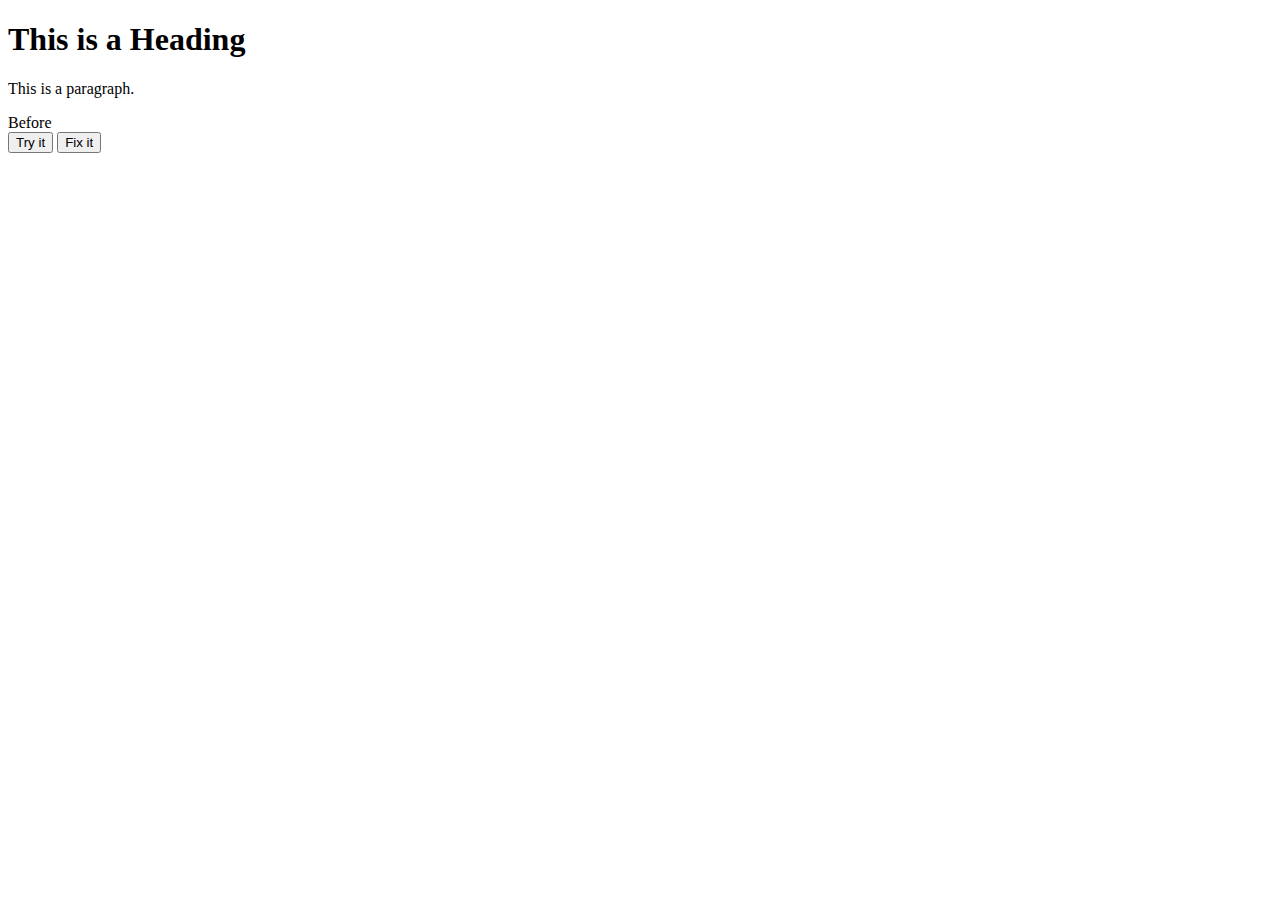
<file: UNIX102/index.html>
<!DOCTYPE html>
<html>
<head>
<title>Page Title</title>
</head>
<body>

<div id="main">
<h1>This is a Heading</h1>
<p>This is a paragraph.</p>
</div>

<div id="watchthis">Before</div>
<!--
<script>
    document.getElementById("watchthis").innerHTML="After";
    document.getElementById("main").innerHTML="Also After";
</script>-->
<button onclick="changeElements()">Try it</button>

<script>
function changeElements() {
    
    document.getElementById("watchthis").innerHTML="After";
    document.getElementById("main").innerHTML="After";
    
}
</script>

<button onclick="changeElementsBack()">Fix it</button>

<script>
function changeElementsBack() {
    document.getElementById("watchthis").innerHTML="WOW";
    document.getElementById("main").innerHTML="GO HOME NOW";
}
</script>








</body>
</html>
</file>
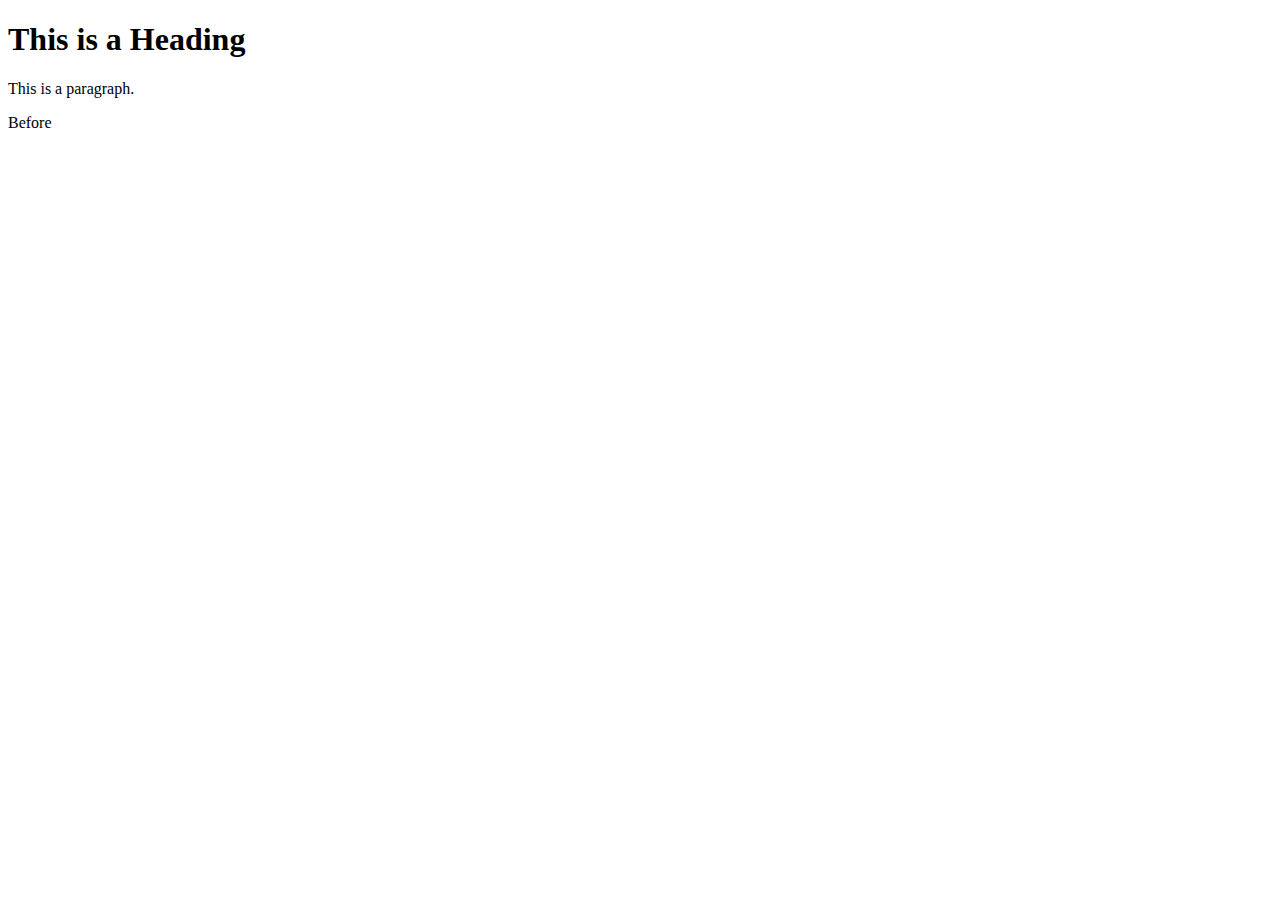
<file: javascript/DOM/index.html>
<!DOCTYPE html>
<html>
<head>
<title>Page Title</title>
</head>
<body>

<div id="main">
<h1>This is a Heading</h1>
<p>This is a paragraph.</p>
</div>

<div id="watchthis">Before</div>

</body>
</html>
</file>
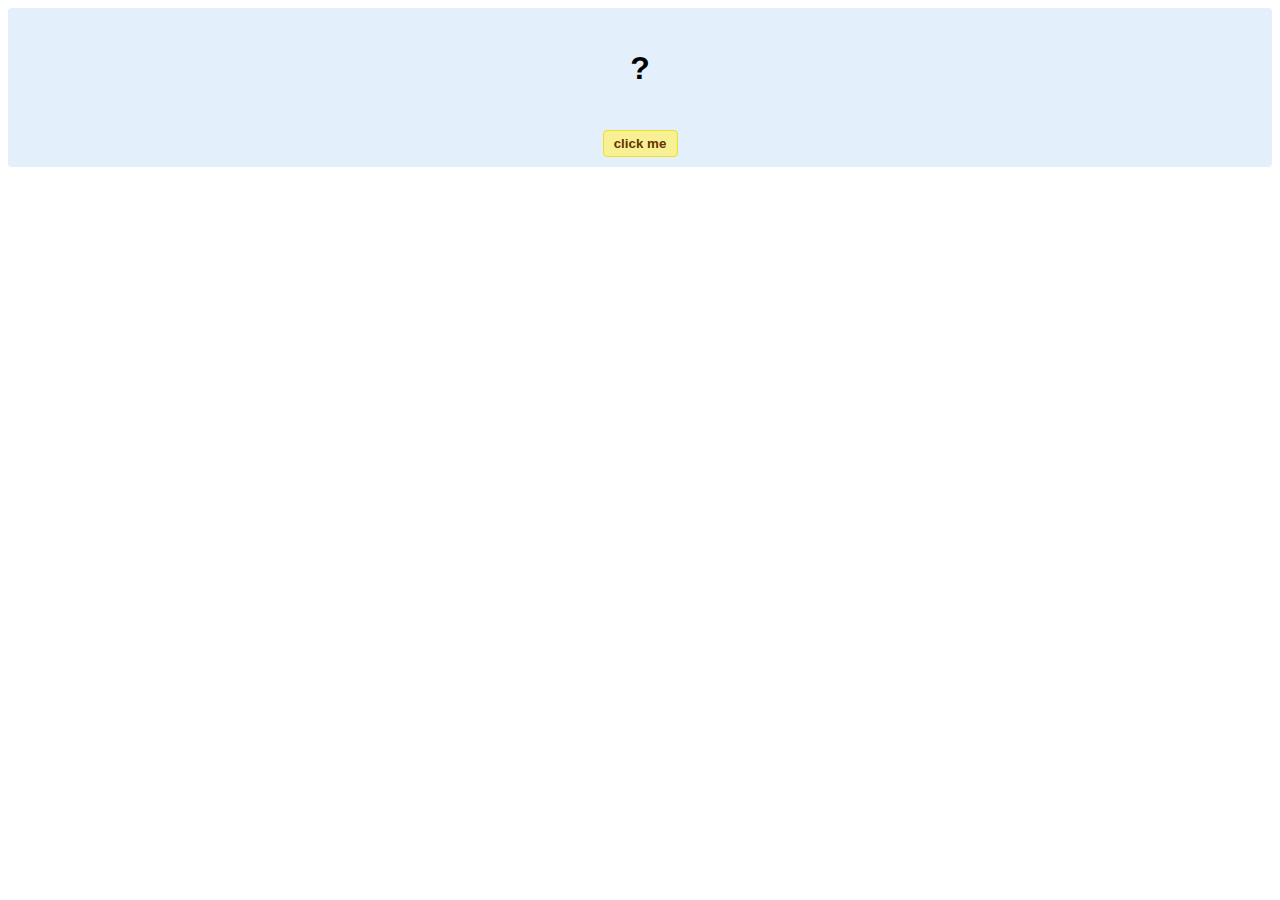
<file: hello-world.html>
<!DOCTYPE html>
<!-- HTML5 Hello world by kirupa - http://www.kirupa.com/html5/getting_your_feet_wet_html5_pg1.htm -->
<html lang="en-us">

<head>
<meta charset="utf-8">
<title>Hello...</title>
<style type="text/css">
#mainContent {
	font-family: Arial, Helvetica, sans-serif;
	font-size: xx-large;
	font-weight: bold;
	background-color: #E3F0FB;
	border-radius: 4px;
	padding: 10px;
	text-align: center;
}
.buttonStyle {
	border-radius: 4px;
	border: thin solid #F0E020;
	padding: 5px;
	background-color: #F8F094;
	font-family: "Segoe UI", Tahoma, Geneva, Verdana, sans-serif;
	font-weight: bold;
	color: #663300;
	width: 75px;
}

.buttonStyle:hover {
	border: thin solid #FFCC00;
	background-color: #FCF9D6;
	color: #996633;
	cursor: pointer;
}
.buttonStyle:active {
	border: thin solid #99CC00;
	background-color: #F5FFD2;
	color: #669900;
	cursor: pointer;
}

</style>
</head>

<body>
<div id="mainContent">
<p id="helloText">?</p>
<button id="clickButton" class="buttonStyle">click me</button>
</div>
<script> 
var myButton = document.getElementById("clickButton");
var myText = document.getElementById("helloText");

myButton.addEventListener('click', doSomething, false)

function doSomething() {
	myText.textContent = "hello, world!";
}
</script>

</body>
</html>
</file>
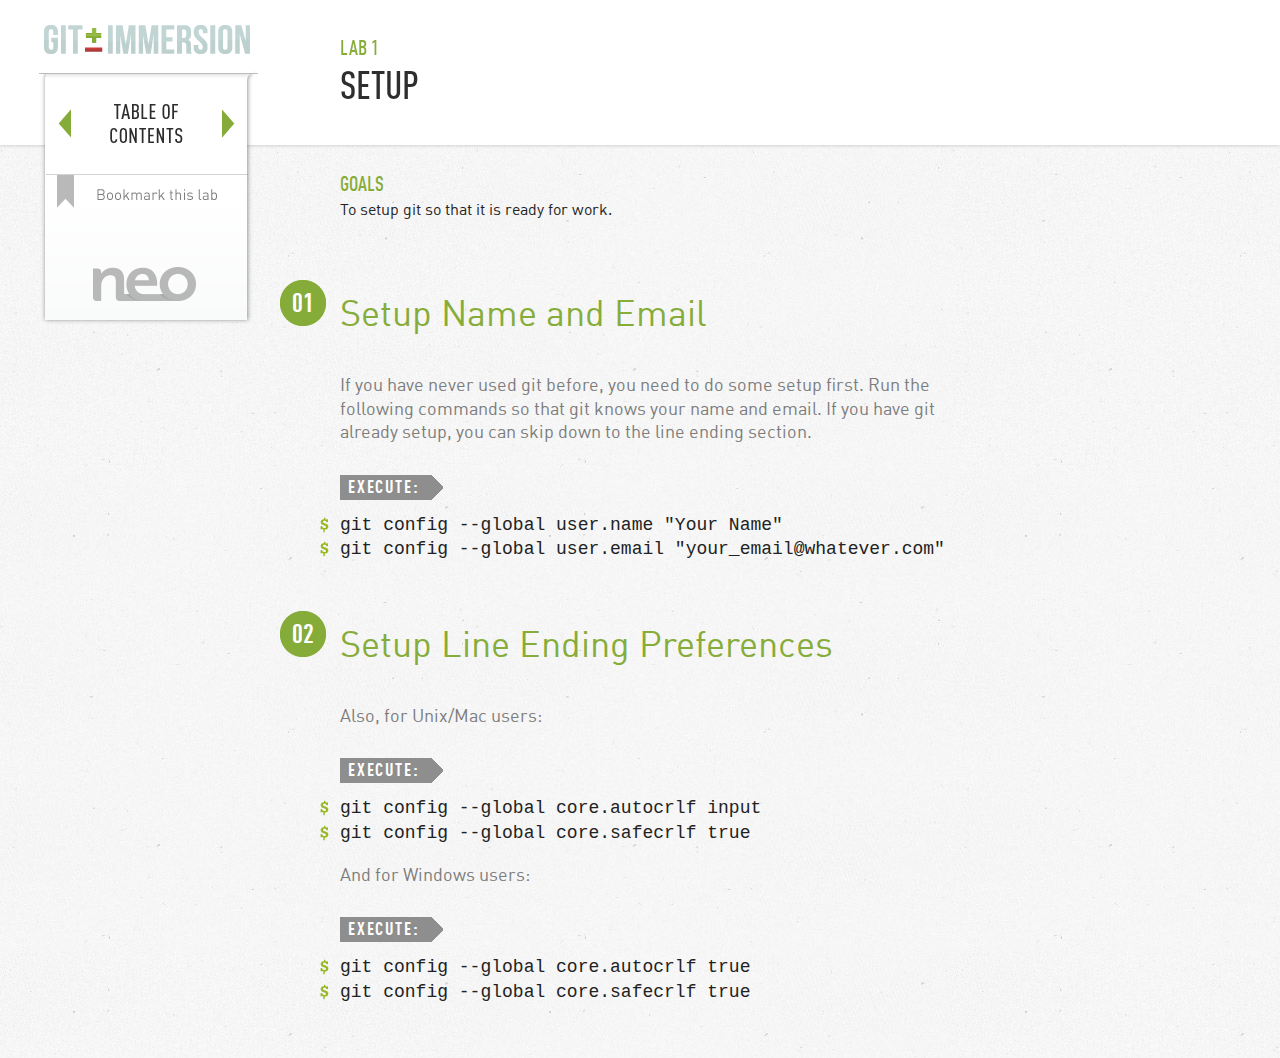
<file: git_tutorial/html/lab_01.html>
<!DOCTYPE html>
<html>
<head>
  <title>Lab 1 - Git Immersion - Brought to you by Neo</title>
  <meta http-equiv="X-UA-Compatible" content="IE=edge,chrome=1">
  <meta name="viewport" content="width=device-width, initial-scale=1.0">
  <link rel="stylesheet" media="screen" href="screen.css">
  <!--[if lt IE 9]>
  <script src="http://html5shim.googlecode.com/svn/trunk/html5.js"></script>
  <![endif]-->
  <script type="text/javascript">
   var _gaq = _gaq || [];
   _gaq.push(['_setAccount', 'UA-1142510-7']);
   _gaq.push(['_trackPageview']);
   (function() {
     var ga = document.createElement('script'); ga.type = 'text/javascript'; ga.async = true;
     ga.src = ('https:' == document.location.protocol ? 'https://ssl' : 'http://www') + '.google-analytics.com/ga.js';
     var s = document.getElementsByTagName('script')[0]; s.parentNode.insertBefore(ga, s);
   })();
  </script>
  <script type="text/javascript" src="jquery.js"></script>
  <script type="text/javascript" src="jquery.hotkeys.js"></script>
  <script type="text/javascript" src="UI.js"></script>
</head>

<body data-lab-id="1">
  <div id="image_preloader">
    <img src="green_circle_blur.png">
    <img src="label_blur.png">
    <img src="logo_small_blur.png">
    <img src="prompt_blur.png">
    <img src="pager_blur.png">
  </div>
  <header id="header">
    <a href="index.html" id="home_link">Git Immersion</a>
    <nav id="pager">
      <a id="arrow_next" class="arrow" href="lab_02.html">Next</a>
  
      <span id="arrow_previous" class="arrow">Previous</span>
  
  <a id="table_of_contents_link" href="#">Table of Contents</a>
  <a id="bookmark_link"><span id="bookmark"></span>Bookmark this lab</a>
  <a id="neo_link" href="http://neo.com" target="_blank">Neo</a>
</nav>

    <h1 class="lab_title"><em>lab 1</em> Setup</h1>
    <a href="http://neo.com" target=_blank" id="other_neo_link">Neo</a>
  </header>

  <div id="main_content">
    <h1 class="lab_title"><em>lab 1</em>  Setup</h1>
<h3>Goals</h3>
<ul>
	<li>To setup git so that it is ready for work.</li>
</ul>
<h2>Setup Name and Email <em>01</em></h2>
<p>If you have never used git before, you need to do some setup first. Run the following commands so that git knows your name and email.  If you have git already setup, you can skip down to the line ending section.</p>
<h4>Execute:</h4>
<pre class="instructions">git config --global user.name "Your Name"
git config --global user.email "your_email@whatever.com"</pre>
<h2>Setup Line Ending Preferences <em>02</em></h2>
<p>Also, for Unix/Mac users:</p>
<h4>Execute:</h4>
<pre class="instructions">git config --global core.autocrlf input
git config --global core.safecrlf true</pre>
<p>And for Windows users:</p>
<h4>Execute:</h4>
<pre class="instructions">git config --global core.autocrlf true
git config --global core.safecrlf true</pre>
  </div>

  <div id="index">
  <h1>Table of Contents</h1>
  <div id="show_bookmarks"></div>
  <div id="no_bookmarks"></div>
  <ul>
    <li id="lab_0_link"><a href="index.html"><span>&nbsp;</span>Home Cover Page</a></li>
        <li class='session'>Session: Getting Started</li>
        <li id="lab_1_link" data-lab-id="1"><a href="lab_01.html"><span>1:</span> Setup</a></li>
        <li id="lab_2_link" data-lab-id="2"><a href="lab_02.html"><span>2:</span> More Setup</a></li>
        </li>
        <li class='session'>Session: Basics</li>
        <li id="lab_3_link" data-lab-id="3"><a href="lab_03.html"><span>3:</span> Create a Project</a></li>
        <li id="lab_4_link" data-lab-id="4"><a href="lab_04.html"><span>4:</span> Checking Status</a></li>
        <li id="lab_5_link" data-lab-id="5"><a href="lab_05.html"><span>5:</span> Making Changes</a></li>
        <li id="lab_6_link" data-lab-id="6"><a href="lab_06.html"><span>6:</span> Staging Changes</a></li>
        <li id="lab_7_link" data-lab-id="7"><a href="lab_07.html"><span>7:</span> Staging and Committing</a></li>
        <li id="lab_8_link" data-lab-id="8"><a href="lab_08.html"><span>8:</span> Committing Changes</a></li>
        <li id="lab_9_link" data-lab-id="9"><a href="lab_09.html"><span>9:</span> Changes, not Files</a></li>
        </li>
        <li class='session'>Session: Dealing with the Past</li>
        <li id="lab_10_link" data-lab-id="10"><a href="lab_10.html"><span>10:</span> History</a></li>
        <li id="lab_11_link" data-lab-id="11"><a href="lab_11.html"><span>11:</span> Aliases</a></li>
        <li id="lab_12_link" data-lab-id="12"><a href="lab_12.html"><span>12:</span> Getting Old Versions</a></li>
        <li id="lab_13_link" data-lab-id="13"><a href="lab_13.html"><span>13:</span> Tagging versions</a></li>
        </li>
        <li class='session'>Session: Fixing Mistakes</li>
        <li id="lab_14_link" data-lab-id="14"><a href="lab_14.html"><span>14:</span> Undoing Local Changes (before staging)</a></li>
        <li id="lab_15_link" data-lab-id="15"><a href="lab_15.html"><span>15:</span> Undoing Staged Changes (before committing)</a></li>
        <li id="lab_16_link" data-lab-id="16"><a href="lab_16.html"><span>16:</span> Undoing Committed Changes</a></li>
        <li id="lab_17_link" data-lab-id="17"><a href="lab_17.html"><span>17:</span> Removing Commits from a Branch</a></li>
        <li id="lab_18_link" data-lab-id="18"><a href="lab_18.html"><span>18:</span> Remove the oops tag</a></li>
        <li id="lab_19_link" data-lab-id="19"><a href="lab_19.html"><span>19:</span> Amending Commits</a></li>
        </li>
        <li class='session'>Session: Internals</li>
        <li id="lab_20_link" data-lab-id="20"><a href="lab_20.html"><span>20:</span> Moving Files</a></li>
        <li id="lab_21_link" data-lab-id="21"><a href="lab_21.html"><span>21:</span> More Structure</a></li>
        <li id="lab_22_link" data-lab-id="22"><a href="lab_22.html"><span>22:</span> Git Internals: The .git directory</a></li>
        <li id="lab_23_link" data-lab-id="23"><a href="lab_23.html"><span>23:</span> Git Internals: Working directly with Git Objects</a></li>
        </li>
        <li class='session'>Session: Branching</li>
        <li id="lab_24_link" data-lab-id="24"><a href="lab_24.html"><span>24:</span> Creating a Branch</a></li>
        <li id="lab_25_link" data-lab-id="25"><a href="lab_25.html"><span>25:</span> Navigating Branches</a></li>
        <li id="lab_26_link" data-lab-id="26"><a href="lab_26.html"><span>26:</span> Changes in Master</a></li>
        <li id="lab_27_link" data-lab-id="27"><a href="lab_27.html"><span>27:</span> Viewing Diverging Branches</a></li>
        </li>
        <li class='session'>Session: Merging and Conflicts</li>
        <li id="lab_28_link" data-lab-id="28"><a href="lab_28.html"><span>28:</span> Merging</a></li>
        <li id="lab_29_link" data-lab-id="29"><a href="lab_29.html"><span>29:</span> Creating a Conflict</a></li>
        <li id="lab_30_link" data-lab-id="30"><a href="lab_30.html"><span>30:</span> Resolving Conflicts</a></li>
        <li id="lab_31_link" data-lab-id="31"><a href="lab_31.html"><span>31:</span> Rebasing VS Merging</a></li>
        <li id="lab_32_link" data-lab-id="32"><a href="lab_32.html"><span>32:</span> Resetting the Greet Branch</a></li>
        <li id="lab_33_link" data-lab-id="33"><a href="lab_33.html"><span>33:</span> Resetting the Master Branch</a></li>
        <li id="lab_34_link" data-lab-id="34"><a href="lab_34.html"><span>34:</span> Rebasing</a></li>
        <li id="lab_35_link" data-lab-id="35"><a href="lab_35.html"><span>35:</span> Merging Back to Master</a></li>
        </li>
        <li class='session'>Session: Multiple Repositories</li>
        <li id="lab_36_link" data-lab-id="36"><a href="lab_36.html"><span>36:</span> Multiple Repositories</a></li>
        <li id="lab_37_link" data-lab-id="37"><a href="lab_37.html"><span>37:</span> Cloning Repositories</a></li>
        <li id="lab_38_link" data-lab-id="38"><a href="lab_38.html"><span>38:</span> Review the Cloned Repository</a></li>
        <li id="lab_39_link" data-lab-id="39"><a href="lab_39.html"><span>39:</span> What is Origin?</a></li>
        <li id="lab_40_link" data-lab-id="40"><a href="lab_40.html"><span>40:</span> Remote Branches</a></li>
        <li id="lab_41_link" data-lab-id="41"><a href="lab_41.html"><span>41:</span> Change the Original Repository</a></li>
        <li id="lab_42_link" data-lab-id="42"><a href="lab_42.html"><span>42:</span> Fetching Changes</a></li>
        <li id="lab_43_link" data-lab-id="43"><a href="lab_43.html"><span>43:</span> Merging Pulled Changes</a></li>
        <li id="lab_44_link" data-lab-id="44"><a href="lab_44.html"><span>44:</span> Pulling Changes</a></li>
        <li id="lab_45_link" data-lab-id="45"><a href="lab_45.html"><span>45:</span> Adding a Tracking Branch</a></li>
        </li>
        <li class='session'>Session: Bare Repositories</li>
        <li id="lab_46_link" data-lab-id="46"><a href="lab_46.html"><span>46:</span> Bare Repositories</a></li>
        <li id="lab_47_link" data-lab-id="47"><a href="lab_47.html"><span>47:</span> Adding a Remote Repository</a></li>
        <li id="lab_48_link" data-lab-id="48"><a href="lab_48.html"><span>48:</span> Pushing a Change</a></li>
        <li id="lab_49_link" data-lab-id="49"><a href="lab_49.html"><span>49:</span> Pulling Shared Changes</a></li>
        <li id="lab_50_link" data-lab-id="50"><a href="lab_50.html"><span>50:</span> Hosting your Git Repositories</a></li>
        <li id="lab_51_link" data-lab-id="51"><a href="lab_51.html"><span>51:</span> Sharing Repos</a></li>
        </li>
        <li class='session'>Session: Wrap-up</li>
        <li id="lab_52_link" data-lab-id="52"><a href="lab_52.html"><span>52:</span> Advanced / Future Topics</a></li>
        <li id="lab_53_link" data-lab-id="53"><a href="lab_53.html"><span>53:</span> Thank You</a></li>
        </li>
      </ul>
</div>

  <div id="cover"></div>
</body>
</html>
</file>
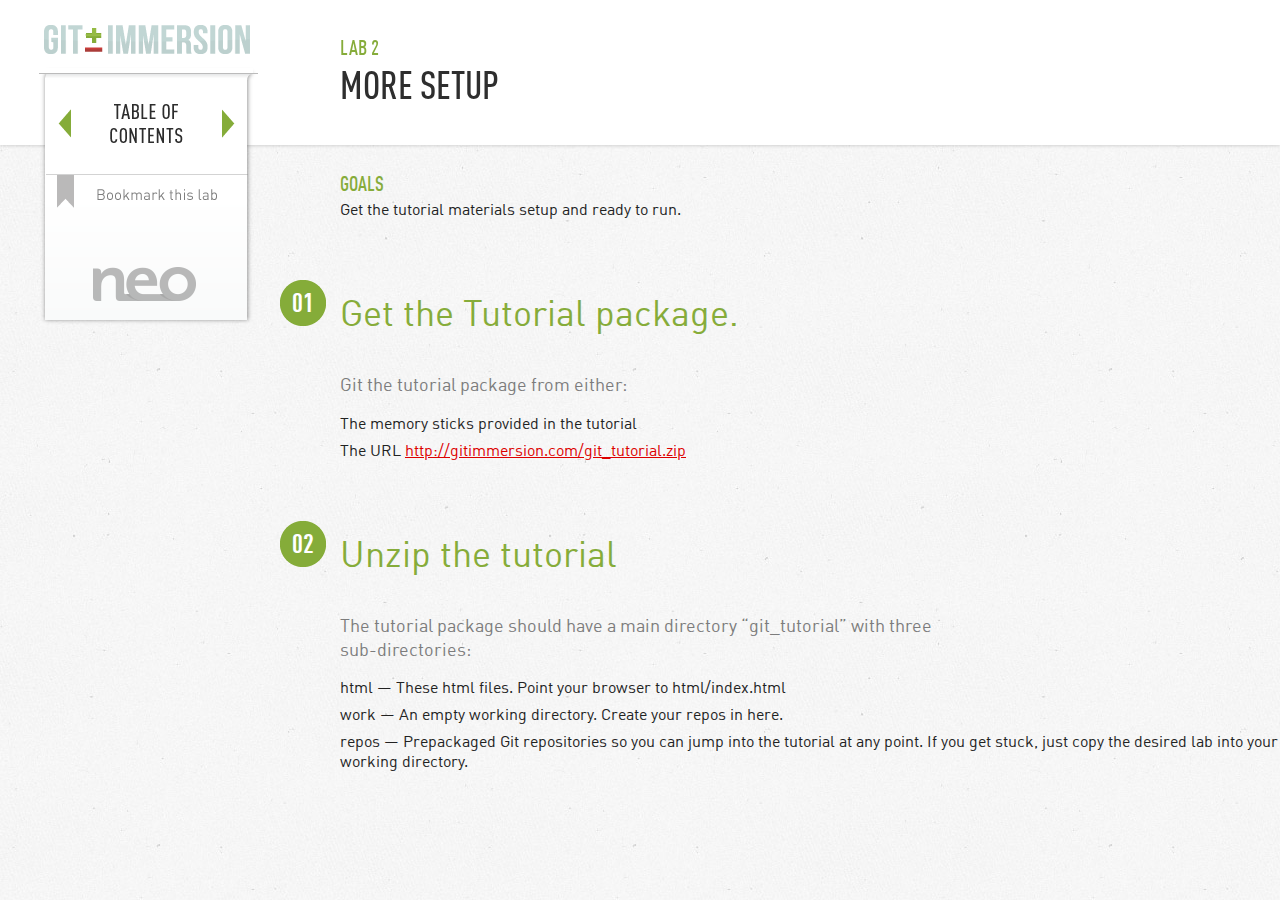
<file: git_tutorial/html/lab_02.html>
<!DOCTYPE html>
<html>
<head>
  <title>Lab 2 - Git Immersion - Brought to you by Neo</title>
  <meta http-equiv="X-UA-Compatible" content="IE=edge,chrome=1">
  <meta name="viewport" content="width=device-width, initial-scale=1.0">
  <link rel="stylesheet" media="screen" href="screen.css">
  <!--[if lt IE 9]>
  <script src="http://html5shim.googlecode.com/svn/trunk/html5.js"></script>
  <![endif]-->
  <script type="text/javascript">
   var _gaq = _gaq || [];
   _gaq.push(['_setAccount', 'UA-1142510-7']);
   _gaq.push(['_trackPageview']);
   (function() {
     var ga = document.createElement('script'); ga.type = 'text/javascript'; ga.async = true;
     ga.src = ('https:' == document.location.protocol ? 'https://ssl' : 'http://www') + '.google-analytics.com/ga.js';
     var s = document.getElementsByTagName('script')[0]; s.parentNode.insertBefore(ga, s);
   })();
  </script>
  <script type="text/javascript" src="jquery.js"></script>
  <script type="text/javascript" src="jquery.hotkeys.js"></script>
  <script type="text/javascript" src="UI.js"></script>
</head>

<body data-lab-id="2">
  <div id="image_preloader">
    <img src="green_circle_blur.png">
    <img src="label_blur.png">
    <img src="logo_small_blur.png">
    <img src="prompt_blur.png">
    <img src="pager_blur.png">
  </div>
  <header id="header">
    <a href="index.html" id="home_link">Git Immersion</a>
    <nav id="pager">
      <a id="arrow_next" class="arrow" href="lab_03.html">Next</a>
  
      <a id="arrow_previous" class="arrow" href="lab_01.html">Previous</a>
  
  <a id="table_of_contents_link" href="#">Table of Contents</a>
  <a id="bookmark_link"><span id="bookmark"></span>Bookmark this lab</a>
  <a id="neo_link" href="http://neo.com" target="_blank">Neo</a>
</nav>

    <h1 class="lab_title"><em>lab 2</em> More Setup</h1>
    <a href="http://neo.com" target=_blank" id="other_neo_link">Neo</a>
  </header>

  <div id="main_content">
    <h1 class="lab_title"><em>lab 2</em>  More Setup</h1>
<h3>Goals</h3>
<ul>
	<li>Get the tutorial materials setup and ready to run.</li>
</ul>
<h2>Get the Tutorial package. <em>01</em></h2>
<p>Git the tutorial package from either:</p>
<ul>
	<li>The memory sticks provided in the tutorial</li>
	<li>The <span class="caps">URL</span> <a href="http://gitimmersion.com/git_tutorial.zip">http://gitimmersion.com/git_tutorial.zip</a></li>
</ul>
<h2>Unzip the tutorial <em>02</em></h2>
<p>The tutorial package should have a main directory &#8220;git_tutorial&#8221; with three sub-directories:</p>
<ul>
	<li>html &#8212; These html files.  Point your browser to html/index.html</li>
	<li>work &#8212; An empty working directory.  Create your repos in here.</li>
	<li>repos &#8212; Prepackaged Git repositories so you can jump into the tutorial at any point.  If you get stuck, just copy the desired lab into your working directory.</li>
</ul>
  </div>

  <div id="index">
  <h1>Table of Contents</h1>
  <div id="show_bookmarks"></div>
  <div id="no_bookmarks"></div>
  <ul>
    <li id="lab_0_link"><a href="index.html"><span>&nbsp;</span>Home Cover Page</a></li>
        <li class='session'>Session: Getting Started</li>
        <li id="lab_1_link" data-lab-id="1"><a href="lab_01.html"><span>1:</span> Setup</a></li>
        <li id="lab_2_link" data-lab-id="2"><a href="lab_02.html"><span>2:</span> More Setup</a></li>
        </li>
        <li class='session'>Session: Basics</li>
        <li id="lab_3_link" data-lab-id="3"><a href="lab_03.html"><span>3:</span> Create a Project</a></li>
        <li id="lab_4_link" data-lab-id="4"><a href="lab_04.html"><span>4:</span> Checking Status</a></li>
        <li id="lab_5_link" data-lab-id="5"><a href="lab_05.html"><span>5:</span> Making Changes</a></li>
        <li id="lab_6_link" data-lab-id="6"><a href="lab_06.html"><span>6:</span> Staging Changes</a></li>
        <li id="lab_7_link" data-lab-id="7"><a href="lab_07.html"><span>7:</span> Staging and Committing</a></li>
        <li id="lab_8_link" data-lab-id="8"><a href="lab_08.html"><span>8:</span> Committing Changes</a></li>
        <li id="lab_9_link" data-lab-id="9"><a href="lab_09.html"><span>9:</span> Changes, not Files</a></li>
        </li>
        <li class='session'>Session: Dealing with the Past</li>
        <li id="lab_10_link" data-lab-id="10"><a href="lab_10.html"><span>10:</span> History</a></li>
        <li id="lab_11_link" data-lab-id="11"><a href="lab_11.html"><span>11:</span> Aliases</a></li>
        <li id="lab_12_link" data-lab-id="12"><a href="lab_12.html"><span>12:</span> Getting Old Versions</a></li>
        <li id="lab_13_link" data-lab-id="13"><a href="lab_13.html"><span>13:</span> Tagging versions</a></li>
        </li>
        <li class='session'>Session: Fixing Mistakes</li>
        <li id="lab_14_link" data-lab-id="14"><a href="lab_14.html"><span>14:</span> Undoing Local Changes (before staging)</a></li>
        <li id="lab_15_link" data-lab-id="15"><a href="lab_15.html"><span>15:</span> Undoing Staged Changes (before committing)</a></li>
        <li id="lab_16_link" data-lab-id="16"><a href="lab_16.html"><span>16:</span> Undoing Committed Changes</a></li>
        <li id="lab_17_link" data-lab-id="17"><a href="lab_17.html"><span>17:</span> Removing Commits from a Branch</a></li>
        <li id="lab_18_link" data-lab-id="18"><a href="lab_18.html"><span>18:</span> Remove the oops tag</a></li>
        <li id="lab_19_link" data-lab-id="19"><a href="lab_19.html"><span>19:</span> Amending Commits</a></li>
        </li>
        <li class='session'>Session: Internals</li>
        <li id="lab_20_link" data-lab-id="20"><a href="lab_20.html"><span>20:</span> Moving Files</a></li>
        <li id="lab_21_link" data-lab-id="21"><a href="lab_21.html"><span>21:</span> More Structure</a></li>
        <li id="lab_22_link" data-lab-id="22"><a href="lab_22.html"><span>22:</span> Git Internals: The .git directory</a></li>
        <li id="lab_23_link" data-lab-id="23"><a href="lab_23.html"><span>23:</span> Git Internals: Working directly with Git Objects</a></li>
        </li>
        <li class='session'>Session: Branching</li>
        <li id="lab_24_link" data-lab-id="24"><a href="lab_24.html"><span>24:</span> Creating a Branch</a></li>
        <li id="lab_25_link" data-lab-id="25"><a href="lab_25.html"><span>25:</span> Navigating Branches</a></li>
        <li id="lab_26_link" data-lab-id="26"><a href="lab_26.html"><span>26:</span> Changes in Master</a></li>
        <li id="lab_27_link" data-lab-id="27"><a href="lab_27.html"><span>27:</span> Viewing Diverging Branches</a></li>
        </li>
        <li class='session'>Session: Merging and Conflicts</li>
        <li id="lab_28_link" data-lab-id="28"><a href="lab_28.html"><span>28:</span> Merging</a></li>
        <li id="lab_29_link" data-lab-id="29"><a href="lab_29.html"><span>29:</span> Creating a Conflict</a></li>
        <li id="lab_30_link" data-lab-id="30"><a href="lab_30.html"><span>30:</span> Resolving Conflicts</a></li>
        <li id="lab_31_link" data-lab-id="31"><a href="lab_31.html"><span>31:</span> Rebasing VS Merging</a></li>
        <li id="lab_32_link" data-lab-id="32"><a href="lab_32.html"><span>32:</span> Resetting the Greet Branch</a></li>
        <li id="lab_33_link" data-lab-id="33"><a href="lab_33.html"><span>33:</span> Resetting the Master Branch</a></li>
        <li id="lab_34_link" data-lab-id="34"><a href="lab_34.html"><span>34:</span> Rebasing</a></li>
        <li id="lab_35_link" data-lab-id="35"><a href="lab_35.html"><span>35:</span> Merging Back to Master</a></li>
        </li>
        <li class='session'>Session: Multiple Repositories</li>
        <li id="lab_36_link" data-lab-id="36"><a href="lab_36.html"><span>36:</span> Multiple Repositories</a></li>
        <li id="lab_37_link" data-lab-id="37"><a href="lab_37.html"><span>37:</span> Cloning Repositories</a></li>
        <li id="lab_38_link" data-lab-id="38"><a href="lab_38.html"><span>38:</span> Review the Cloned Repository</a></li>
        <li id="lab_39_link" data-lab-id="39"><a href="lab_39.html"><span>39:</span> What is Origin?</a></li>
        <li id="lab_40_link" data-lab-id="40"><a href="lab_40.html"><span>40:</span> Remote Branches</a></li>
        <li id="lab_41_link" data-lab-id="41"><a href="lab_41.html"><span>41:</span> Change the Original Repository</a></li>
        <li id="lab_42_link" data-lab-id="42"><a href="lab_42.html"><span>42:</span> Fetching Changes</a></li>
        <li id="lab_43_link" data-lab-id="43"><a href="lab_43.html"><span>43:</span> Merging Pulled Changes</a></li>
        <li id="lab_44_link" data-lab-id="44"><a href="lab_44.html"><span>44:</span> Pulling Changes</a></li>
        <li id="lab_45_link" data-lab-id="45"><a href="lab_45.html"><span>45:</span> Adding a Tracking Branch</a></li>
        </li>
        <li class='session'>Session: Bare Repositories</li>
        <li id="lab_46_link" data-lab-id="46"><a href="lab_46.html"><span>46:</span> Bare Repositories</a></li>
        <li id="lab_47_link" data-lab-id="47"><a href="lab_47.html"><span>47:</span> Adding a Remote Repository</a></li>
        <li id="lab_48_link" data-lab-id="48"><a href="lab_48.html"><span>48:</span> Pushing a Change</a></li>
        <li id="lab_49_link" data-lab-id="49"><a href="lab_49.html"><span>49:</span> Pulling Shared Changes</a></li>
        <li id="lab_50_link" data-lab-id="50"><a href="lab_50.html"><span>50:</span> Hosting your Git Repositories</a></li>
        <li id="lab_51_link" data-lab-id="51"><a href="lab_51.html"><span>51:</span> Sharing Repos</a></li>
        </li>
        <li class='session'>Session: Wrap-up</li>
        <li id="lab_52_link" data-lab-id="52"><a href="lab_52.html"><span>52:</span> Advanced / Future Topics</a></li>
        <li id="lab_53_link" data-lab-id="53"><a href="lab_53.html"><span>53:</span> Thank You</a></li>
        </li>
      </ul>
</div>

  <div id="cover"></div>
</body>
</html>
</file>
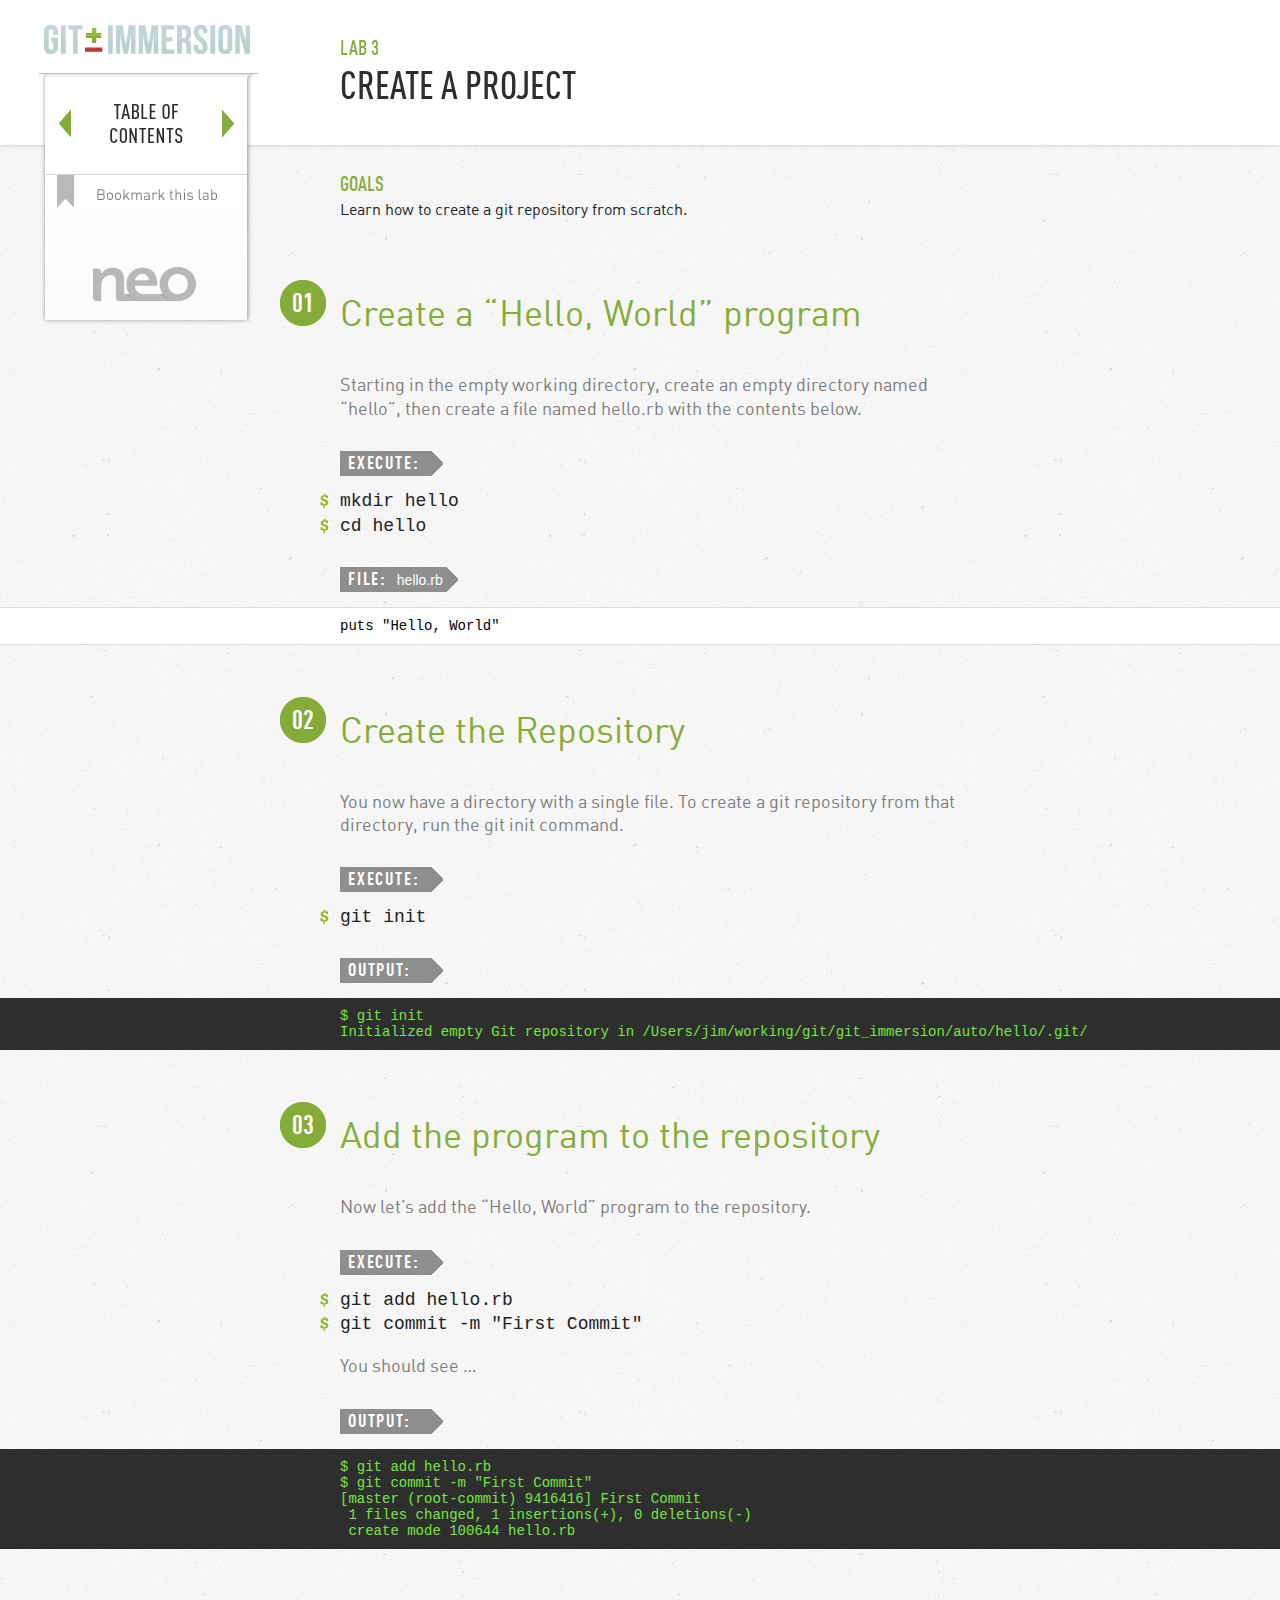
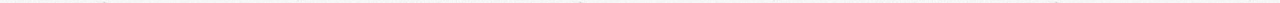
<file: git_tutorial/html/lab_03.html>
<!DOCTYPE html>
<html>
<head>
  <title>Lab 3 - Git Immersion - Brought to you by Neo</title>
  <meta http-equiv="X-UA-Compatible" content="IE=edge,chrome=1">
  <meta name="viewport" content="width=device-width, initial-scale=1.0">
  <link rel="stylesheet" media="screen" href="screen.css">
  <!--[if lt IE 9]>
  <script src="http://html5shim.googlecode.com/svn/trunk/html5.js"></script>
  <![endif]-->
  <script type="text/javascript">
   var _gaq = _gaq || [];
   _gaq.push(['_setAccount', 'UA-1142510-7']);
   _gaq.push(['_trackPageview']);
   (function() {
     var ga = document.createElement('script'); ga.type = 'text/javascript'; ga.async = true;
     ga.src = ('https:' == document.location.protocol ? 'https://ssl' : 'http://www') + '.google-analytics.com/ga.js';
     var s = document.getElementsByTagName('script')[0]; s.parentNode.insertBefore(ga, s);
   })();
  </script>
  <script type="text/javascript" src="jquery.js"></script>
  <script type="text/javascript" src="jquery.hotkeys.js"></script>
  <script type="text/javascript" src="UI.js"></script>
</head>

<body data-lab-id="3">
  <div id="image_preloader">
    <img src="green_circle_blur.png">
    <img src="label_blur.png">
    <img src="logo_small_blur.png">
    <img src="prompt_blur.png">
    <img src="pager_blur.png">
  </div>
  <header id="header">
    <a href="index.html" id="home_link">Git Immersion</a>
    <nav id="pager">
      <a id="arrow_next" class="arrow" href="lab_04.html">Next</a>
  
      <a id="arrow_previous" class="arrow" href="lab_02.html">Previous</a>
  
  <a id="table_of_contents_link" href="#">Table of Contents</a>
  <a id="bookmark_link"><span id="bookmark"></span>Bookmark this lab</a>
  <a id="neo_link" href="http://neo.com" target="_blank">Neo</a>
</nav>

    <h1 class="lab_title"><em>lab 3</em> Create a Project</h1>
    <a href="http://neo.com" target=_blank" id="other_neo_link">Neo</a>
  </header>

  <div id="main_content">
    <h1 class="lab_title"><em>lab 3</em>  Create a Project</h1>
<h3>Goals</h3>
<ul>
	<li>Learn how to create a git repository from scratch.</li>
</ul>
<h2>Create a &#8220;Hello, World&#8221; program <em>01</em></h2>
<p>Starting in the empty working directory, create an empty directory named &#8220;hello&#8221;, then create a file named <code>hello.rb</code> with the contents below.</p>
<h4>Execute:</h4>
<pre class="instructions">mkdir hello
cd hello</pre>
<h4>File: <em>hello.rb</em></h4>
<pre class="file">puts "Hello, World"
</pre>
<h2>Create the Repository <em>02</em></h2>
<p>You now have a directory with a single file.  To create a git repository from that directory, run the git init command.</p>
<h4>Execute:</h4>
<pre class="instructions">git init</pre>
<h4>Output:</h4>
<pre class="sample">$ git init
Initialized empty Git repository in /Users/jim/working/git/git_immersion/auto/hello/.git/
</pre>
<h2>Add the program to the repository <em>03</em></h2>
<p>Now let&#8217;s add the &#8220;Hello, World&#8221; program to the repository.</p>
<h4>Execute:</h4>
<pre class="instructions">git add hello.rb
git commit -m "First Commit"</pre>
<p>You should see &#8230;</p>
<h4>Output:</h4>
<pre class="sample">$ git add hello.rb
$ git commit -m "First Commit"
[master (root-commit) 9416416] First Commit
 1 files changed, 1 insertions(+), 0 deletions(-)
 create mode 100644 hello.rb
</pre>
  </div>

  <div id="index">
  <h1>Table of Contents</h1>
  <div id="show_bookmarks"></div>
  <div id="no_bookmarks"></div>
  <ul>
    <li id="lab_0_link"><a href="index.html"><span>&nbsp;</span>Home Cover Page</a></li>
        <li class='session'>Session: Getting Started</li>
        <li id="lab_1_link" data-lab-id="1"><a href="lab_01.html"><span>1:</span> Setup</a></li>
        <li id="lab_2_link" data-lab-id="2"><a href="lab_02.html"><span>2:</span> More Setup</a></li>
        </li>
        <li class='session'>Session: Basics</li>
        <li id="lab_3_link" data-lab-id="3"><a href="lab_03.html"><span>3:</span> Create a Project</a></li>
        <li id="lab_4_link" data-lab-id="4"><a href="lab_04.html"><span>4:</span> Checking Status</a></li>
        <li id="lab_5_link" data-lab-id="5"><a href="lab_05.html"><span>5:</span> Making Changes</a></li>
        <li id="lab_6_link" data-lab-id="6"><a href="lab_06.html"><span>6:</span> Staging Changes</a></li>
        <li id="lab_7_link" data-lab-id="7"><a href="lab_07.html"><span>7:</span> Staging and Committing</a></li>
        <li id="lab_8_link" data-lab-id="8"><a href="lab_08.html"><span>8:</span> Committing Changes</a></li>
        <li id="lab_9_link" data-lab-id="9"><a href="lab_09.html"><span>9:</span> Changes, not Files</a></li>
        </li>
        <li class='session'>Session: Dealing with the Past</li>
        <li id="lab_10_link" data-lab-id="10"><a href="lab_10.html"><span>10:</span> History</a></li>
        <li id="lab_11_link" data-lab-id="11"><a href="lab_11.html"><span>11:</span> Aliases</a></li>
        <li id="lab_12_link" data-lab-id="12"><a href="lab_12.html"><span>12:</span> Getting Old Versions</a></li>
        <li id="lab_13_link" data-lab-id="13"><a href="lab_13.html"><span>13:</span> Tagging versions</a></li>
        </li>
        <li class='session'>Session: Fixing Mistakes</li>
        <li id="lab_14_link" data-lab-id="14"><a href="lab_14.html"><span>14:</span> Undoing Local Changes (before staging)</a></li>
        <li id="lab_15_link" data-lab-id="15"><a href="lab_15.html"><span>15:</span> Undoing Staged Changes (before committing)</a></li>
        <li id="lab_16_link" data-lab-id="16"><a href="lab_16.html"><span>16:</span> Undoing Committed Changes</a></li>
        <li id="lab_17_link" data-lab-id="17"><a href="lab_17.html"><span>17:</span> Removing Commits from a Branch</a></li>
        <li id="lab_18_link" data-lab-id="18"><a href="lab_18.html"><span>18:</span> Remove the oops tag</a></li>
        <li id="lab_19_link" data-lab-id="19"><a href="lab_19.html"><span>19:</span> Amending Commits</a></li>
        </li>
        <li class='session'>Session: Internals</li>
        <li id="lab_20_link" data-lab-id="20"><a href="lab_20.html"><span>20:</span> Moving Files</a></li>
        <li id="lab_21_link" data-lab-id="21"><a href="lab_21.html"><span>21:</span> More Structure</a></li>
        <li id="lab_22_link" data-lab-id="22"><a href="lab_22.html"><span>22:</span> Git Internals: The .git directory</a></li>
        <li id="lab_23_link" data-lab-id="23"><a href="lab_23.html"><span>23:</span> Git Internals: Working directly with Git Objects</a></li>
        </li>
        <li class='session'>Session: Branching</li>
        <li id="lab_24_link" data-lab-id="24"><a href="lab_24.html"><span>24:</span> Creating a Branch</a></li>
        <li id="lab_25_link" data-lab-id="25"><a href="lab_25.html"><span>25:</span> Navigating Branches</a></li>
        <li id="lab_26_link" data-lab-id="26"><a href="lab_26.html"><span>26:</span> Changes in Master</a></li>
        <li id="lab_27_link" data-lab-id="27"><a href="lab_27.html"><span>27:</span> Viewing Diverging Branches</a></li>
        </li>
        <li class='session'>Session: Merging and Conflicts</li>
        <li id="lab_28_link" data-lab-id="28"><a href="lab_28.html"><span>28:</span> Merging</a></li>
        <li id="lab_29_link" data-lab-id="29"><a href="lab_29.html"><span>29:</span> Creating a Conflict</a></li>
        <li id="lab_30_link" data-lab-id="30"><a href="lab_30.html"><span>30:</span> Resolving Conflicts</a></li>
        <li id="lab_31_link" data-lab-id="31"><a href="lab_31.html"><span>31:</span> Rebasing VS Merging</a></li>
        <li id="lab_32_link" data-lab-id="32"><a href="lab_32.html"><span>32:</span> Resetting the Greet Branch</a></li>
        <li id="lab_33_link" data-lab-id="33"><a href="lab_33.html"><span>33:</span> Resetting the Master Branch</a></li>
        <li id="lab_34_link" data-lab-id="34"><a href="lab_34.html"><span>34:</span> Rebasing</a></li>
        <li id="lab_35_link" data-lab-id="35"><a href="lab_35.html"><span>35:</span> Merging Back to Master</a></li>
        </li>
        <li class='session'>Session: Multiple Repositories</li>
        <li id="lab_36_link" data-lab-id="36"><a href="lab_36.html"><span>36:</span> Multiple Repositories</a></li>
        <li id="lab_37_link" data-lab-id="37"><a href="lab_37.html"><span>37:</span> Cloning Repositories</a></li>
        <li id="lab_38_link" data-lab-id="38"><a href="lab_38.html"><span>38:</span> Review the Cloned Repository</a></li>
        <li id="lab_39_link" data-lab-id="39"><a href="lab_39.html"><span>39:</span> What is Origin?</a></li>
        <li id="lab_40_link" data-lab-id="40"><a href="lab_40.html"><span>40:</span> Remote Branches</a></li>
        <li id="lab_41_link" data-lab-id="41"><a href="lab_41.html"><span>41:</span> Change the Original Repository</a></li>
        <li id="lab_42_link" data-lab-id="42"><a href="lab_42.html"><span>42:</span> Fetching Changes</a></li>
        <li id="lab_43_link" data-lab-id="43"><a href="lab_43.html"><span>43:</span> Merging Pulled Changes</a></li>
        <li id="lab_44_link" data-lab-id="44"><a href="lab_44.html"><span>44:</span> Pulling Changes</a></li>
        <li id="lab_45_link" data-lab-id="45"><a href="lab_45.html"><span>45:</span> Adding a Tracking Branch</a></li>
        </li>
        <li class='session'>Session: Bare Repositories</li>
        <li id="lab_46_link" data-lab-id="46"><a href="lab_46.html"><span>46:</span> Bare Repositories</a></li>
        <li id="lab_47_link" data-lab-id="47"><a href="lab_47.html"><span>47:</span> Adding a Remote Repository</a></li>
        <li id="lab_48_link" data-lab-id="48"><a href="lab_48.html"><span>48:</span> Pushing a Change</a></li>
        <li id="lab_49_link" data-lab-id="49"><a href="lab_49.html"><span>49:</span> Pulling Shared Changes</a></li>
        <li id="lab_50_link" data-lab-id="50"><a href="lab_50.html"><span>50:</span> Hosting your Git Repositories</a></li>
        <li id="lab_51_link" data-lab-id="51"><a href="lab_51.html"><span>51:</span> Sharing Repos</a></li>
        </li>
        <li class='session'>Session: Wrap-up</li>
        <li id="lab_52_link" data-lab-id="52"><a href="lab_52.html"><span>52:</span> Advanced / Future Topics</a></li>
        <li id="lab_53_link" data-lab-id="53"><a href="lab_53.html"><span>53:</span> Thank You</a></li>
        </li>
      </ul>
</div>

  <div id="cover"></div>
</body>
</html>
</file>
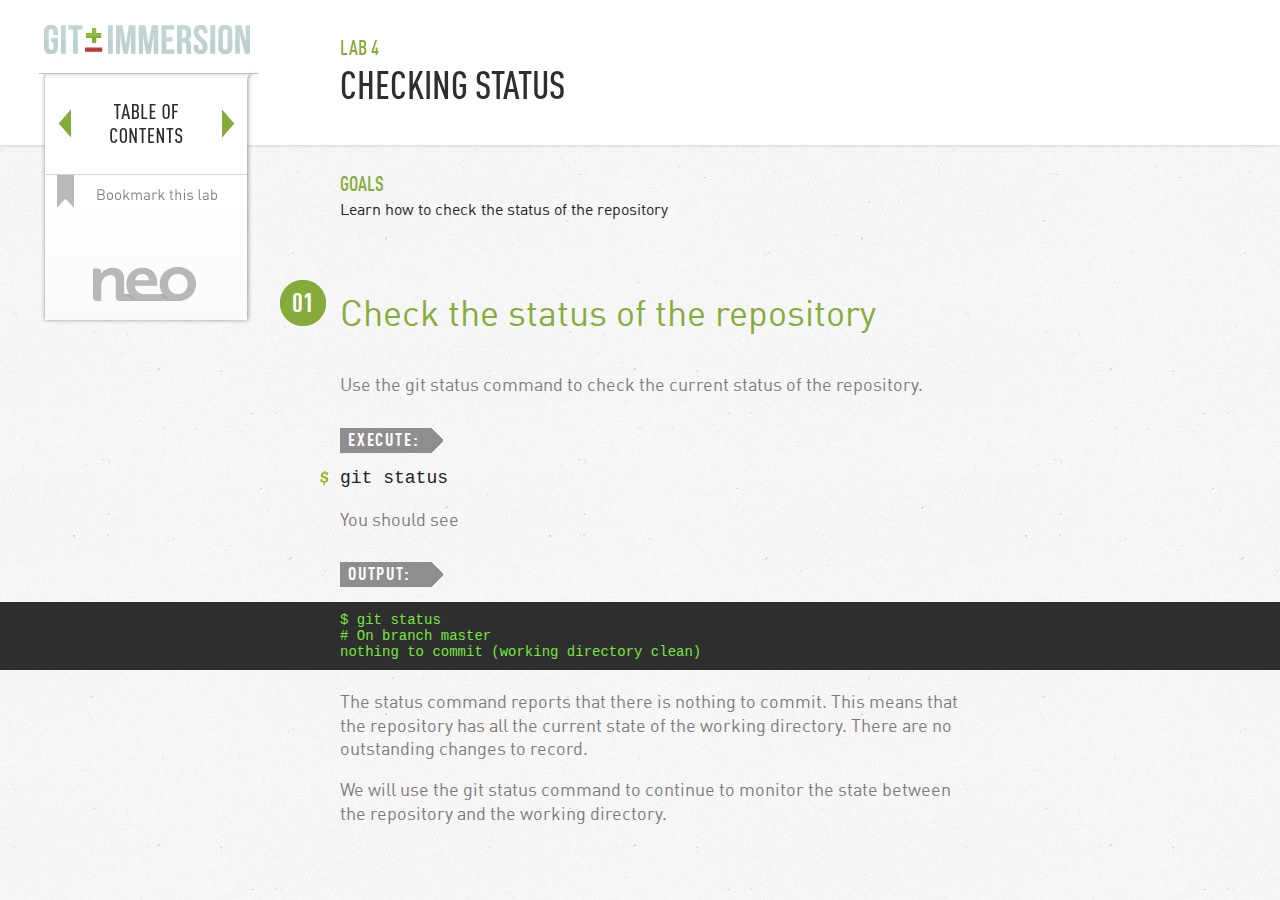
<file: git_tutorial/html/lab_04.html>
<!DOCTYPE html>
<html>
<head>
  <title>Lab 4 - Git Immersion - Brought to you by Neo</title>
  <meta http-equiv="X-UA-Compatible" content="IE=edge,chrome=1">
  <meta name="viewport" content="width=device-width, initial-scale=1.0">
  <link rel="stylesheet" media="screen" href="screen.css">
  <!--[if lt IE 9]>
  <script src="http://html5shim.googlecode.com/svn/trunk/html5.js"></script>
  <![endif]-->
  <script type="text/javascript">
   var _gaq = _gaq || [];
   _gaq.push(['_setAccount', 'UA-1142510-7']);
   _gaq.push(['_trackPageview']);
   (function() {
     var ga = document.createElement('script'); ga.type = 'text/javascript'; ga.async = true;
     ga.src = ('https:' == document.location.protocol ? 'https://ssl' : 'http://www') + '.google-analytics.com/ga.js';
     var s = document.getElementsByTagName('script')[0]; s.parentNode.insertBefore(ga, s);
   })();
  </script>
  <script type="text/javascript" src="jquery.js"></script>
  <script type="text/javascript" src="jquery.hotkeys.js"></script>
  <script type="text/javascript" src="UI.js"></script>
</head>

<body data-lab-id="4">
  <div id="image_preloader">
    <img src="green_circle_blur.png">
    <img src="label_blur.png">
    <img src="logo_small_blur.png">
    <img src="prompt_blur.png">
    <img src="pager_blur.png">
  </div>
  <header id="header">
    <a href="index.html" id="home_link">Git Immersion</a>
    <nav id="pager">
      <a id="arrow_next" class="arrow" href="lab_05.html">Next</a>
  
      <a id="arrow_previous" class="arrow" href="lab_03.html">Previous</a>
  
  <a id="table_of_contents_link" href="#">Table of Contents</a>
  <a id="bookmark_link"><span id="bookmark"></span>Bookmark this lab</a>
  <a id="neo_link" href="http://neo.com" target="_blank">Neo</a>
</nav>

    <h1 class="lab_title"><em>lab 4</em> Checking Status</h1>
    <a href="http://neo.com" target=_blank" id="other_neo_link">Neo</a>
  </header>

  <div id="main_content">
    <h1 class="lab_title"><em>lab 4</em>  Checking Status</h1>
<h3>Goals</h3>
<ul>
	<li>Learn how to check the status of the repository</li>
</ul>
<h2>Check the status of the repository <em>01</em></h2>
<p>Use the <code>git status</code> command to check the current status of the repository.</p>
<h4>Execute:</h4>
<pre class="instructions">git status</pre>
<p>You should see</p>
<h4>Output:</h4>
<pre class="sample">$ git status
# On branch master
nothing to commit (working directory clean)
</pre>
<p>The status command reports that there is nothing to commit.  This means that the repository has all the current state of the working directory.  There are no outstanding changes to record.</p>
<p>We will use the <code>git status</code> command to continue to monitor the state between the repository and the working directory.</p>
  </div>

  <div id="index">
  <h1>Table of Contents</h1>
  <div id="show_bookmarks"></div>
  <div id="no_bookmarks"></div>
  <ul>
    <li id="lab_0_link"><a href="index.html"><span>&nbsp;</span>Home Cover Page</a></li>
        <li class='session'>Session: Getting Started</li>
        <li id="lab_1_link" data-lab-id="1"><a href="lab_01.html"><span>1:</span> Setup</a></li>
        <li id="lab_2_link" data-lab-id="2"><a href="lab_02.html"><span>2:</span> More Setup</a></li>
        </li>
        <li class='session'>Session: Basics</li>
        <li id="lab_3_link" data-lab-id="3"><a href="lab_03.html"><span>3:</span> Create a Project</a></li>
        <li id="lab_4_link" data-lab-id="4"><a href="lab_04.html"><span>4:</span> Checking Status</a></li>
        <li id="lab_5_link" data-lab-id="5"><a href="lab_05.html"><span>5:</span> Making Changes</a></li>
        <li id="lab_6_link" data-lab-id="6"><a href="lab_06.html"><span>6:</span> Staging Changes</a></li>
        <li id="lab_7_link" data-lab-id="7"><a href="lab_07.html"><span>7:</span> Staging and Committing</a></li>
        <li id="lab_8_link" data-lab-id="8"><a href="lab_08.html"><span>8:</span> Committing Changes</a></li>
        <li id="lab_9_link" data-lab-id="9"><a href="lab_09.html"><span>9:</span> Changes, not Files</a></li>
        </li>
        <li class='session'>Session: Dealing with the Past</li>
        <li id="lab_10_link" data-lab-id="10"><a href="lab_10.html"><span>10:</span> History</a></li>
        <li id="lab_11_link" data-lab-id="11"><a href="lab_11.html"><span>11:</span> Aliases</a></li>
        <li id="lab_12_link" data-lab-id="12"><a href="lab_12.html"><span>12:</span> Getting Old Versions</a></li>
        <li id="lab_13_link" data-lab-id="13"><a href="lab_13.html"><span>13:</span> Tagging versions</a></li>
        </li>
        <li class='session'>Session: Fixing Mistakes</li>
        <li id="lab_14_link" data-lab-id="14"><a href="lab_14.html"><span>14:</span> Undoing Local Changes (before staging)</a></li>
        <li id="lab_15_link" data-lab-id="15"><a href="lab_15.html"><span>15:</span> Undoing Staged Changes (before committing)</a></li>
        <li id="lab_16_link" data-lab-id="16"><a href="lab_16.html"><span>16:</span> Undoing Committed Changes</a></li>
        <li id="lab_17_link" data-lab-id="17"><a href="lab_17.html"><span>17:</span> Removing Commits from a Branch</a></li>
        <li id="lab_18_link" data-lab-id="18"><a href="lab_18.html"><span>18:</span> Remove the oops tag</a></li>
        <li id="lab_19_link" data-lab-id="19"><a href="lab_19.html"><span>19:</span> Amending Commits</a></li>
        </li>
        <li class='session'>Session: Internals</li>
        <li id="lab_20_link" data-lab-id="20"><a href="lab_20.html"><span>20:</span> Moving Files</a></li>
        <li id="lab_21_link" data-lab-id="21"><a href="lab_21.html"><span>21:</span> More Structure</a></li>
        <li id="lab_22_link" data-lab-id="22"><a href="lab_22.html"><span>22:</span> Git Internals: The .git directory</a></li>
        <li id="lab_23_link" data-lab-id="23"><a href="lab_23.html"><span>23:</span> Git Internals: Working directly with Git Objects</a></li>
        </li>
        <li class='session'>Session: Branching</li>
        <li id="lab_24_link" data-lab-id="24"><a href="lab_24.html"><span>24:</span> Creating a Branch</a></li>
        <li id="lab_25_link" data-lab-id="25"><a href="lab_25.html"><span>25:</span> Navigating Branches</a></li>
        <li id="lab_26_link" data-lab-id="26"><a href="lab_26.html"><span>26:</span> Changes in Master</a></li>
        <li id="lab_27_link" data-lab-id="27"><a href="lab_27.html"><span>27:</span> Viewing Diverging Branches</a></li>
        </li>
        <li class='session'>Session: Merging and Conflicts</li>
        <li id="lab_28_link" data-lab-id="28"><a href="lab_28.html"><span>28:</span> Merging</a></li>
        <li id="lab_29_link" data-lab-id="29"><a href="lab_29.html"><span>29:</span> Creating a Conflict</a></li>
        <li id="lab_30_link" data-lab-id="30"><a href="lab_30.html"><span>30:</span> Resolving Conflicts</a></li>
        <li id="lab_31_link" data-lab-id="31"><a href="lab_31.html"><span>31:</span> Rebasing VS Merging</a></li>
        <li id="lab_32_link" data-lab-id="32"><a href="lab_32.html"><span>32:</span> Resetting the Greet Branch</a></li>
        <li id="lab_33_link" data-lab-id="33"><a href="lab_33.html"><span>33:</span> Resetting the Master Branch</a></li>
        <li id="lab_34_link" data-lab-id="34"><a href="lab_34.html"><span>34:</span> Rebasing</a></li>
        <li id="lab_35_link" data-lab-id="35"><a href="lab_35.html"><span>35:</span> Merging Back to Master</a></li>
        </li>
        <li class='session'>Session: Multiple Repositories</li>
        <li id="lab_36_link" data-lab-id="36"><a href="lab_36.html"><span>36:</span> Multiple Repositories</a></li>
        <li id="lab_37_link" data-lab-id="37"><a href="lab_37.html"><span>37:</span> Cloning Repositories</a></li>
        <li id="lab_38_link" data-lab-id="38"><a href="lab_38.html"><span>38:</span> Review the Cloned Repository</a></li>
        <li id="lab_39_link" data-lab-id="39"><a href="lab_39.html"><span>39:</span> What is Origin?</a></li>
        <li id="lab_40_link" data-lab-id="40"><a href="lab_40.html"><span>40:</span> Remote Branches</a></li>
        <li id="lab_41_link" data-lab-id="41"><a href="lab_41.html"><span>41:</span> Change the Original Repository</a></li>
        <li id="lab_42_link" data-lab-id="42"><a href="lab_42.html"><span>42:</span> Fetching Changes</a></li>
        <li id="lab_43_link" data-lab-id="43"><a href="lab_43.html"><span>43:</span> Merging Pulled Changes</a></li>
        <li id="lab_44_link" data-lab-id="44"><a href="lab_44.html"><span>44:</span> Pulling Changes</a></li>
        <li id="lab_45_link" data-lab-id="45"><a href="lab_45.html"><span>45:</span> Adding a Tracking Branch</a></li>
        </li>
        <li class='session'>Session: Bare Repositories</li>
        <li id="lab_46_link" data-lab-id="46"><a href="lab_46.html"><span>46:</span> Bare Repositories</a></li>
        <li id="lab_47_link" data-lab-id="47"><a href="lab_47.html"><span>47:</span> Adding a Remote Repository</a></li>
        <li id="lab_48_link" data-lab-id="48"><a href="lab_48.html"><span>48:</span> Pushing a Change</a></li>
        <li id="lab_49_link" data-lab-id="49"><a href="lab_49.html"><span>49:</span> Pulling Shared Changes</a></li>
        <li id="lab_50_link" data-lab-id="50"><a href="lab_50.html"><span>50:</span> Hosting your Git Repositories</a></li>
        <li id="lab_51_link" data-lab-id="51"><a href="lab_51.html"><span>51:</span> Sharing Repos</a></li>
        </li>
        <li class='session'>Session: Wrap-up</li>
        <li id="lab_52_link" data-lab-id="52"><a href="lab_52.html"><span>52:</span> Advanced / Future Topics</a></li>
        <li id="lab_53_link" data-lab-id="53"><a href="lab_53.html"><span>53:</span> Thank You</a></li>
        </li>
      </ul>
</div>

  <div id="cover"></div>
</body>
</html>
</file>
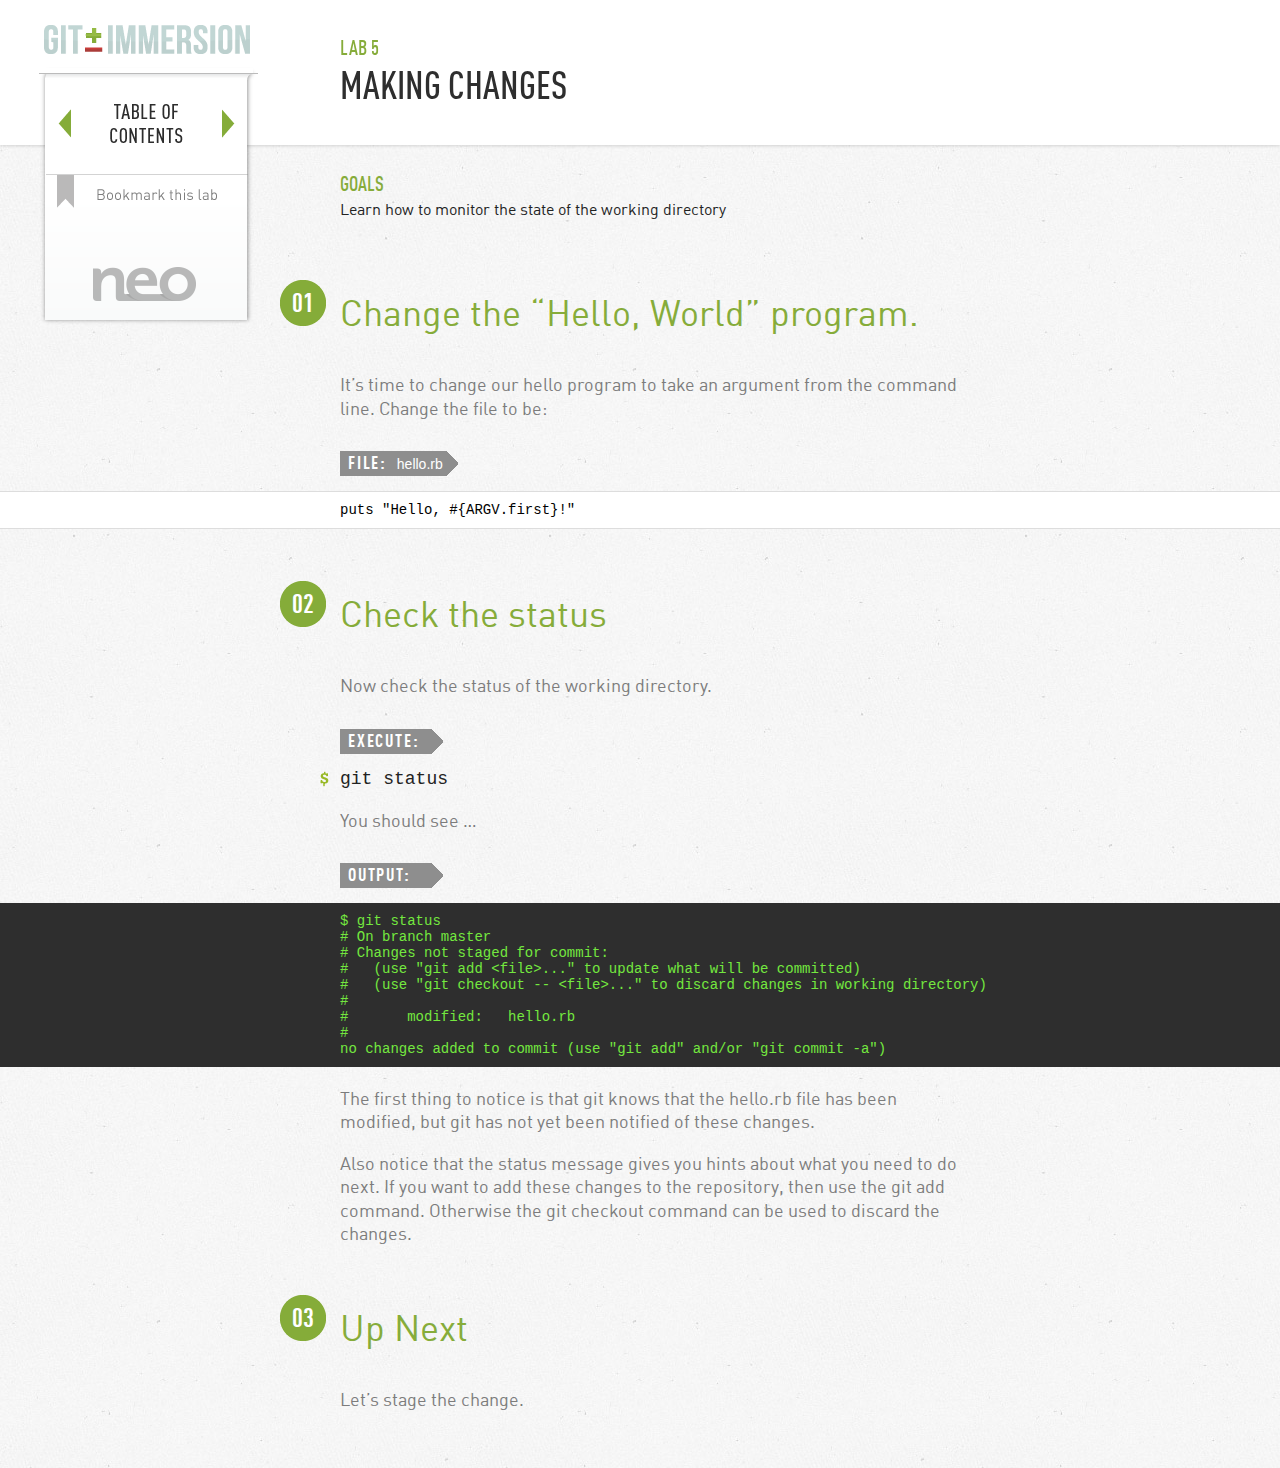
<file: git_tutorial/html/lab_05.html>
<!DOCTYPE html>
<html>
<head>
  <title>Lab 5 - Git Immersion - Brought to you by Neo</title>
  <meta http-equiv="X-UA-Compatible" content="IE=edge,chrome=1">
  <meta name="viewport" content="width=device-width, initial-scale=1.0">
  <link rel="stylesheet" media="screen" href="screen.css">
  <!--[if lt IE 9]>
  <script src="http://html5shim.googlecode.com/svn/trunk/html5.js"></script>
  <![endif]-->
  <script type="text/javascript">
   var _gaq = _gaq || [];
   _gaq.push(['_setAccount', 'UA-1142510-7']);
   _gaq.push(['_trackPageview']);
   (function() {
     var ga = document.createElement('script'); ga.type = 'text/javascript'; ga.async = true;
     ga.src = ('https:' == document.location.protocol ? 'https://ssl' : 'http://www') + '.google-analytics.com/ga.js';
     var s = document.getElementsByTagName('script')[0]; s.parentNode.insertBefore(ga, s);
   })();
  </script>
  <script type="text/javascript" src="jquery.js"></script>
  <script type="text/javascript" src="jquery.hotkeys.js"></script>
  <script type="text/javascript" src="UI.js"></script>
</head>

<body data-lab-id="5">
  <div id="image_preloader">
    <img src="green_circle_blur.png">
    <img src="label_blur.png">
    <img src="logo_small_blur.png">
    <img src="prompt_blur.png">
    <img src="pager_blur.png">
  </div>
  <header id="header">
    <a href="index.html" id="home_link">Git Immersion</a>
    <nav id="pager">
      <a id="arrow_next" class="arrow" href="lab_06.html">Next</a>
  
      <a id="arrow_previous" class="arrow" href="lab_04.html">Previous</a>
  
  <a id="table_of_contents_link" href="#">Table of Contents</a>
  <a id="bookmark_link"><span id="bookmark"></span>Bookmark this lab</a>
  <a id="neo_link" href="http://neo.com" target="_blank">Neo</a>
</nav>

    <h1 class="lab_title"><em>lab 5</em> Making Changes</h1>
    <a href="http://neo.com" target=_blank" id="other_neo_link">Neo</a>
  </header>

  <div id="main_content">
    <h1 class="lab_title"><em>lab 5</em>  Making Changes</h1>
<h3>Goals</h3>
<ul>
	<li>Learn how to monitor the state of the working directory</li>
</ul>
<h2>Change the &#8220;Hello, World&#8221; program. <em>01</em></h2>
<p>It&#8217;s time to change our hello program to take an argument from the command line.  Change the file to be:</p>
<h4>File: <em>hello.rb</em></h4>
<pre class="file">puts "Hello, #{ARGV.first}!"
</pre>
<h2>Check the status <em>02</em></h2>
<p>Now check the status of the working directory.</p>
<h4>Execute:</h4>
<pre class="instructions">git status</pre>
<p>You should see &#8230;</p>
<h4>Output:</h4>
<pre class="sample">$ git status
# On branch master
# Changes not staged for commit:
#   (use "git add &lt;file&gt;..." to update what will be committed)
#   (use "git checkout -- &lt;file&gt;..." to discard changes in working directory)
#
#	modified:   hello.rb
#
no changes added to commit (use "git add" and/or "git commit -a")
</pre>
<p>The first thing to notice is that git knows that the <code>hello.rb</code> file has been modified, but git has not yet been notified of these changes.</p>
<p>Also notice that the status message gives you hints about what you need to do next.  If you want to add these changes to the repository, then use the <code>git add</code> command.  Otherwise the <code>git checkout</code> command can be used to discard the changes.</p>
<h2>Up Next <em>03</em></h2>
<p>Let&#8217;s stage the change.</p>
  </div>

  <div id="index">
  <h1>Table of Contents</h1>
  <div id="show_bookmarks"></div>
  <div id="no_bookmarks"></div>
  <ul>
    <li id="lab_0_link"><a href="index.html"><span>&nbsp;</span>Home Cover Page</a></li>
        <li class='session'>Session: Getting Started</li>
        <li id="lab_1_link" data-lab-id="1"><a href="lab_01.html"><span>1:</span> Setup</a></li>
        <li id="lab_2_link" data-lab-id="2"><a href="lab_02.html"><span>2:</span> More Setup</a></li>
        </li>
        <li class='session'>Session: Basics</li>
        <li id="lab_3_link" data-lab-id="3"><a href="lab_03.html"><span>3:</span> Create a Project</a></li>
        <li id="lab_4_link" data-lab-id="4"><a href="lab_04.html"><span>4:</span> Checking Status</a></li>
        <li id="lab_5_link" data-lab-id="5"><a href="lab_05.html"><span>5:</span> Making Changes</a></li>
        <li id="lab_6_link" data-lab-id="6"><a href="lab_06.html"><span>6:</span> Staging Changes</a></li>
        <li id="lab_7_link" data-lab-id="7"><a href="lab_07.html"><span>7:</span> Staging and Committing</a></li>
        <li id="lab_8_link" data-lab-id="8"><a href="lab_08.html"><span>8:</span> Committing Changes</a></li>
        <li id="lab_9_link" data-lab-id="9"><a href="lab_09.html"><span>9:</span> Changes, not Files</a></li>
        </li>
        <li class='session'>Session: Dealing with the Past</li>
        <li id="lab_10_link" data-lab-id="10"><a href="lab_10.html"><span>10:</span> History</a></li>
        <li id="lab_11_link" data-lab-id="11"><a href="lab_11.html"><span>11:</span> Aliases</a></li>
        <li id="lab_12_link" data-lab-id="12"><a href="lab_12.html"><span>12:</span> Getting Old Versions</a></li>
        <li id="lab_13_link" data-lab-id="13"><a href="lab_13.html"><span>13:</span> Tagging versions</a></li>
        </li>
        <li class='session'>Session: Fixing Mistakes</li>
        <li id="lab_14_link" data-lab-id="14"><a href="lab_14.html"><span>14:</span> Undoing Local Changes (before staging)</a></li>
        <li id="lab_15_link" data-lab-id="15"><a href="lab_15.html"><span>15:</span> Undoing Staged Changes (before committing)</a></li>
        <li id="lab_16_link" data-lab-id="16"><a href="lab_16.html"><span>16:</span> Undoing Committed Changes</a></li>
        <li id="lab_17_link" data-lab-id="17"><a href="lab_17.html"><span>17:</span> Removing Commits from a Branch</a></li>
        <li id="lab_18_link" data-lab-id="18"><a href="lab_18.html"><span>18:</span> Remove the oops tag</a></li>
        <li id="lab_19_link" data-lab-id="19"><a href="lab_19.html"><span>19:</span> Amending Commits</a></li>
        </li>
        <li class='session'>Session: Internals</li>
        <li id="lab_20_link" data-lab-id="20"><a href="lab_20.html"><span>20:</span> Moving Files</a></li>
        <li id="lab_21_link" data-lab-id="21"><a href="lab_21.html"><span>21:</span> More Structure</a></li>
        <li id="lab_22_link" data-lab-id="22"><a href="lab_22.html"><span>22:</span> Git Internals: The .git directory</a></li>
        <li id="lab_23_link" data-lab-id="23"><a href="lab_23.html"><span>23:</span> Git Internals: Working directly with Git Objects</a></li>
        </li>
        <li class='session'>Session: Branching</li>
        <li id="lab_24_link" data-lab-id="24"><a href="lab_24.html"><span>24:</span> Creating a Branch</a></li>
        <li id="lab_25_link" data-lab-id="25"><a href="lab_25.html"><span>25:</span> Navigating Branches</a></li>
        <li id="lab_26_link" data-lab-id="26"><a href="lab_26.html"><span>26:</span> Changes in Master</a></li>
        <li id="lab_27_link" data-lab-id="27"><a href="lab_27.html"><span>27:</span> Viewing Diverging Branches</a></li>
        </li>
        <li class='session'>Session: Merging and Conflicts</li>
        <li id="lab_28_link" data-lab-id="28"><a href="lab_28.html"><span>28:</span> Merging</a></li>
        <li id="lab_29_link" data-lab-id="29"><a href="lab_29.html"><span>29:</span> Creating a Conflict</a></li>
        <li id="lab_30_link" data-lab-id="30"><a href="lab_30.html"><span>30:</span> Resolving Conflicts</a></li>
        <li id="lab_31_link" data-lab-id="31"><a href="lab_31.html"><span>31:</span> Rebasing VS Merging</a></li>
        <li id="lab_32_link" data-lab-id="32"><a href="lab_32.html"><span>32:</span> Resetting the Greet Branch</a></li>
        <li id="lab_33_link" data-lab-id="33"><a href="lab_33.html"><span>33:</span> Resetting the Master Branch</a></li>
        <li id="lab_34_link" data-lab-id="34"><a href="lab_34.html"><span>34:</span> Rebasing</a></li>
        <li id="lab_35_link" data-lab-id="35"><a href="lab_35.html"><span>35:</span> Merging Back to Master</a></li>
        </li>
        <li class='session'>Session: Multiple Repositories</li>
        <li id="lab_36_link" data-lab-id="36"><a href="lab_36.html"><span>36:</span> Multiple Repositories</a></li>
        <li id="lab_37_link" data-lab-id="37"><a href="lab_37.html"><span>37:</span> Cloning Repositories</a></li>
        <li id="lab_38_link" data-lab-id="38"><a href="lab_38.html"><span>38:</span> Review the Cloned Repository</a></li>
        <li id="lab_39_link" data-lab-id="39"><a href="lab_39.html"><span>39:</span> What is Origin?</a></li>
        <li id="lab_40_link" data-lab-id="40"><a href="lab_40.html"><span>40:</span> Remote Branches</a></li>
        <li id="lab_41_link" data-lab-id="41"><a href="lab_41.html"><span>41:</span> Change the Original Repository</a></li>
        <li id="lab_42_link" data-lab-id="42"><a href="lab_42.html"><span>42:</span> Fetching Changes</a></li>
        <li id="lab_43_link" data-lab-id="43"><a href="lab_43.html"><span>43:</span> Merging Pulled Changes</a></li>
        <li id="lab_44_link" data-lab-id="44"><a href="lab_44.html"><span>44:</span> Pulling Changes</a></li>
        <li id="lab_45_link" data-lab-id="45"><a href="lab_45.html"><span>45:</span> Adding a Tracking Branch</a></li>
        </li>
        <li class='session'>Session: Bare Repositories</li>
        <li id="lab_46_link" data-lab-id="46"><a href="lab_46.html"><span>46:</span> Bare Repositories</a></li>
        <li id="lab_47_link" data-lab-id="47"><a href="lab_47.html"><span>47:</span> Adding a Remote Repository</a></li>
        <li id="lab_48_link" data-lab-id="48"><a href="lab_48.html"><span>48:</span> Pushing a Change</a></li>
        <li id="lab_49_link" data-lab-id="49"><a href="lab_49.html"><span>49:</span> Pulling Shared Changes</a></li>
        <li id="lab_50_link" data-lab-id="50"><a href="lab_50.html"><span>50:</span> Hosting your Git Repositories</a></li>
        <li id="lab_51_link" data-lab-id="51"><a href="lab_51.html"><span>51:</span> Sharing Repos</a></li>
        </li>
        <li class='session'>Session: Wrap-up</li>
        <li id="lab_52_link" data-lab-id="52"><a href="lab_52.html"><span>52:</span> Advanced / Future Topics</a></li>
        <li id="lab_53_link" data-lab-id="53"><a href="lab_53.html"><span>53:</span> Thank You</a></li>
        </li>
      </ul>
</div>

  <div id="cover"></div>
</body>
</html>
</file>
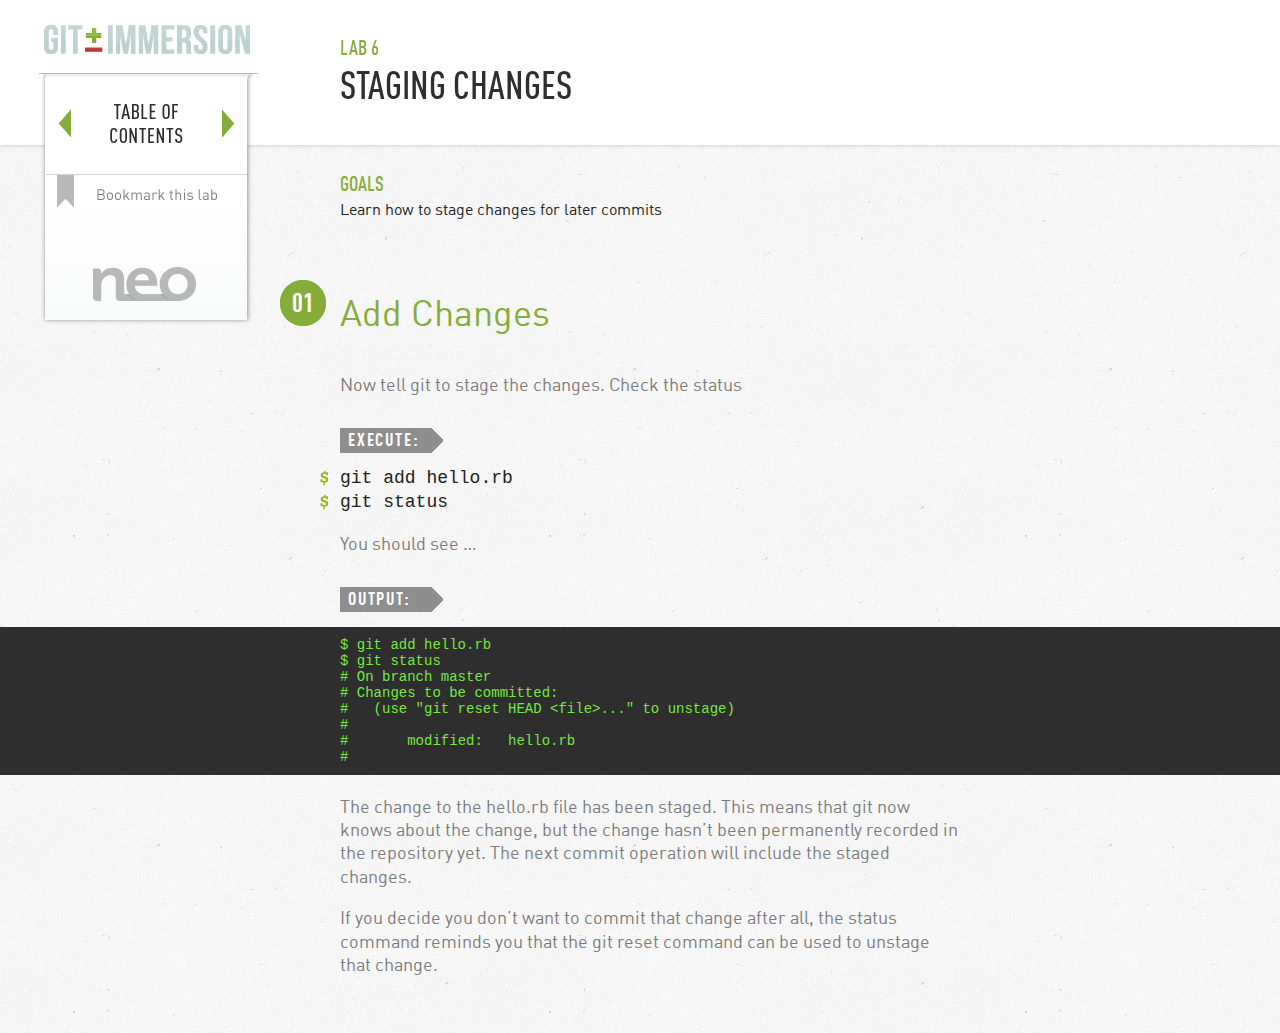
<file: git_tutorial/html/lab_06.html>
<!DOCTYPE html>
<html>
<head>
  <title>Lab 6 - Git Immersion - Brought to you by Neo</title>
  <meta http-equiv="X-UA-Compatible" content="IE=edge,chrome=1">
  <meta name="viewport" content="width=device-width, initial-scale=1.0">
  <link rel="stylesheet" media="screen" href="screen.css">
  <!--[if lt IE 9]>
  <script src="http://html5shim.googlecode.com/svn/trunk/html5.js"></script>
  <![endif]-->
  <script type="text/javascript">
   var _gaq = _gaq || [];
   _gaq.push(['_setAccount', 'UA-1142510-7']);
   _gaq.push(['_trackPageview']);
   (function() {
     var ga = document.createElement('script'); ga.type = 'text/javascript'; ga.async = true;
     ga.src = ('https:' == document.location.protocol ? 'https://ssl' : 'http://www') + '.google-analytics.com/ga.js';
     var s = document.getElementsByTagName('script')[0]; s.parentNode.insertBefore(ga, s);
   })();
  </script>
  <script type="text/javascript" src="jquery.js"></script>
  <script type="text/javascript" src="jquery.hotkeys.js"></script>
  <script type="text/javascript" src="UI.js"></script>
</head>

<body data-lab-id="6">
  <div id="image_preloader">
    <img src="green_circle_blur.png">
    <img src="label_blur.png">
    <img src="logo_small_blur.png">
    <img src="prompt_blur.png">
    <img src="pager_blur.png">
  </div>
  <header id="header">
    <a href="index.html" id="home_link">Git Immersion</a>
    <nav id="pager">
      <a id="arrow_next" class="arrow" href="lab_07.html">Next</a>
  
      <a id="arrow_previous" class="arrow" href="lab_05.html">Previous</a>
  
  <a id="table_of_contents_link" href="#">Table of Contents</a>
  <a id="bookmark_link"><span id="bookmark"></span>Bookmark this lab</a>
  <a id="neo_link" href="http://neo.com" target="_blank">Neo</a>
</nav>

    <h1 class="lab_title"><em>lab 6</em> Staging Changes</h1>
    <a href="http://neo.com" target=_blank" id="other_neo_link">Neo</a>
  </header>

  <div id="main_content">
    <h1 class="lab_title"><em>lab 6</em>  Staging Changes</h1>
<h3>Goals</h3>
<ul>
	<li>Learn how to stage changes for later commits</li>
</ul>
<h2>Add Changes <em>01</em></h2>
<p>Now tell git to stage the changes.  Check the status</p>
<h4>Execute:</h4>
<pre class="instructions">git add hello.rb
git status</pre>
<p>You should see &#8230;</p>
<h4>Output:</h4>
<pre class="sample">$ git add hello.rb
$ git status
# On branch master
# Changes to be committed:
#   (use "git reset HEAD &lt;file&gt;..." to unstage)
#
#	modified:   hello.rb
#
</pre>
<p>The change to the <code>hello.rb</code> file has been staged.  This means that git now knows about the change, but the change hasn&#8217;t been <em>permanently</em> recorded in the repository yet.  The next commit operation will include the staged changes.</p>
<p>If you decide you <em>don&#8217;t</em> want to commit that change after all, the status command reminds you that the <code>git reset</code> command can be used to unstage that change.</p>
  </div>

  <div id="index">
  <h1>Table of Contents</h1>
  <div id="show_bookmarks"></div>
  <div id="no_bookmarks"></div>
  <ul>
    <li id="lab_0_link"><a href="index.html"><span>&nbsp;</span>Home Cover Page</a></li>
        <li class='session'>Session: Getting Started</li>
        <li id="lab_1_link" data-lab-id="1"><a href="lab_01.html"><span>1:</span> Setup</a></li>
        <li id="lab_2_link" data-lab-id="2"><a href="lab_02.html"><span>2:</span> More Setup</a></li>
        </li>
        <li class='session'>Session: Basics</li>
        <li id="lab_3_link" data-lab-id="3"><a href="lab_03.html"><span>3:</span> Create a Project</a></li>
        <li id="lab_4_link" data-lab-id="4"><a href="lab_04.html"><span>4:</span> Checking Status</a></li>
        <li id="lab_5_link" data-lab-id="5"><a href="lab_05.html"><span>5:</span> Making Changes</a></li>
        <li id="lab_6_link" data-lab-id="6"><a href="lab_06.html"><span>6:</span> Staging Changes</a></li>
        <li id="lab_7_link" data-lab-id="7"><a href="lab_07.html"><span>7:</span> Staging and Committing</a></li>
        <li id="lab_8_link" data-lab-id="8"><a href="lab_08.html"><span>8:</span> Committing Changes</a></li>
        <li id="lab_9_link" data-lab-id="9"><a href="lab_09.html"><span>9:</span> Changes, not Files</a></li>
        </li>
        <li class='session'>Session: Dealing with the Past</li>
        <li id="lab_10_link" data-lab-id="10"><a href="lab_10.html"><span>10:</span> History</a></li>
        <li id="lab_11_link" data-lab-id="11"><a href="lab_11.html"><span>11:</span> Aliases</a></li>
        <li id="lab_12_link" data-lab-id="12"><a href="lab_12.html"><span>12:</span> Getting Old Versions</a></li>
        <li id="lab_13_link" data-lab-id="13"><a href="lab_13.html"><span>13:</span> Tagging versions</a></li>
        </li>
        <li class='session'>Session: Fixing Mistakes</li>
        <li id="lab_14_link" data-lab-id="14"><a href="lab_14.html"><span>14:</span> Undoing Local Changes (before staging)</a></li>
        <li id="lab_15_link" data-lab-id="15"><a href="lab_15.html"><span>15:</span> Undoing Staged Changes (before committing)</a></li>
        <li id="lab_16_link" data-lab-id="16"><a href="lab_16.html"><span>16:</span> Undoing Committed Changes</a></li>
        <li id="lab_17_link" data-lab-id="17"><a href="lab_17.html"><span>17:</span> Removing Commits from a Branch</a></li>
        <li id="lab_18_link" data-lab-id="18"><a href="lab_18.html"><span>18:</span> Remove the oops tag</a></li>
        <li id="lab_19_link" data-lab-id="19"><a href="lab_19.html"><span>19:</span> Amending Commits</a></li>
        </li>
        <li class='session'>Session: Internals</li>
        <li id="lab_20_link" data-lab-id="20"><a href="lab_20.html"><span>20:</span> Moving Files</a></li>
        <li id="lab_21_link" data-lab-id="21"><a href="lab_21.html"><span>21:</span> More Structure</a></li>
        <li id="lab_22_link" data-lab-id="22"><a href="lab_22.html"><span>22:</span> Git Internals: The .git directory</a></li>
        <li id="lab_23_link" data-lab-id="23"><a href="lab_23.html"><span>23:</span> Git Internals: Working directly with Git Objects</a></li>
        </li>
        <li class='session'>Session: Branching</li>
        <li id="lab_24_link" data-lab-id="24"><a href="lab_24.html"><span>24:</span> Creating a Branch</a></li>
        <li id="lab_25_link" data-lab-id="25"><a href="lab_25.html"><span>25:</span> Navigating Branches</a></li>
        <li id="lab_26_link" data-lab-id="26"><a href="lab_26.html"><span>26:</span> Changes in Master</a></li>
        <li id="lab_27_link" data-lab-id="27"><a href="lab_27.html"><span>27:</span> Viewing Diverging Branches</a></li>
        </li>
        <li class='session'>Session: Merging and Conflicts</li>
        <li id="lab_28_link" data-lab-id="28"><a href="lab_28.html"><span>28:</span> Merging</a></li>
        <li id="lab_29_link" data-lab-id="29"><a href="lab_29.html"><span>29:</span> Creating a Conflict</a></li>
        <li id="lab_30_link" data-lab-id="30"><a href="lab_30.html"><span>30:</span> Resolving Conflicts</a></li>
        <li id="lab_31_link" data-lab-id="31"><a href="lab_31.html"><span>31:</span> Rebasing VS Merging</a></li>
        <li id="lab_32_link" data-lab-id="32"><a href="lab_32.html"><span>32:</span> Resetting the Greet Branch</a></li>
        <li id="lab_33_link" data-lab-id="33"><a href="lab_33.html"><span>33:</span> Resetting the Master Branch</a></li>
        <li id="lab_34_link" data-lab-id="34"><a href="lab_34.html"><span>34:</span> Rebasing</a></li>
        <li id="lab_35_link" data-lab-id="35"><a href="lab_35.html"><span>35:</span> Merging Back to Master</a></li>
        </li>
        <li class='session'>Session: Multiple Repositories</li>
        <li id="lab_36_link" data-lab-id="36"><a href="lab_36.html"><span>36:</span> Multiple Repositories</a></li>
        <li id="lab_37_link" data-lab-id="37"><a href="lab_37.html"><span>37:</span> Cloning Repositories</a></li>
        <li id="lab_38_link" data-lab-id="38"><a href="lab_38.html"><span>38:</span> Review the Cloned Repository</a></li>
        <li id="lab_39_link" data-lab-id="39"><a href="lab_39.html"><span>39:</span> What is Origin?</a></li>
        <li id="lab_40_link" data-lab-id="40"><a href="lab_40.html"><span>40:</span> Remote Branches</a></li>
        <li id="lab_41_link" data-lab-id="41"><a href="lab_41.html"><span>41:</span> Change the Original Repository</a></li>
        <li id="lab_42_link" data-lab-id="42"><a href="lab_42.html"><span>42:</span> Fetching Changes</a></li>
        <li id="lab_43_link" data-lab-id="43"><a href="lab_43.html"><span>43:</span> Merging Pulled Changes</a></li>
        <li id="lab_44_link" data-lab-id="44"><a href="lab_44.html"><span>44:</span> Pulling Changes</a></li>
        <li id="lab_45_link" data-lab-id="45"><a href="lab_45.html"><span>45:</span> Adding a Tracking Branch</a></li>
        </li>
        <li class='session'>Session: Bare Repositories</li>
        <li id="lab_46_link" data-lab-id="46"><a href="lab_46.html"><span>46:</span> Bare Repositories</a></li>
        <li id="lab_47_link" data-lab-id="47"><a href="lab_47.html"><span>47:</span> Adding a Remote Repository</a></li>
        <li id="lab_48_link" data-lab-id="48"><a href="lab_48.html"><span>48:</span> Pushing a Change</a></li>
        <li id="lab_49_link" data-lab-id="49"><a href="lab_49.html"><span>49:</span> Pulling Shared Changes</a></li>
        <li id="lab_50_link" data-lab-id="50"><a href="lab_50.html"><span>50:</span> Hosting your Git Repositories</a></li>
        <li id="lab_51_link" data-lab-id="51"><a href="lab_51.html"><span>51:</span> Sharing Repos</a></li>
        </li>
        <li class='session'>Session: Wrap-up</li>
        <li id="lab_52_link" data-lab-id="52"><a href="lab_52.html"><span>52:</span> Advanced / Future Topics</a></li>
        <li id="lab_53_link" data-lab-id="53"><a href="lab_53.html"><span>53:</span> Thank You</a></li>
        </li>
      </ul>
</div>

  <div id="cover"></div>
</body>
</html>
</file>
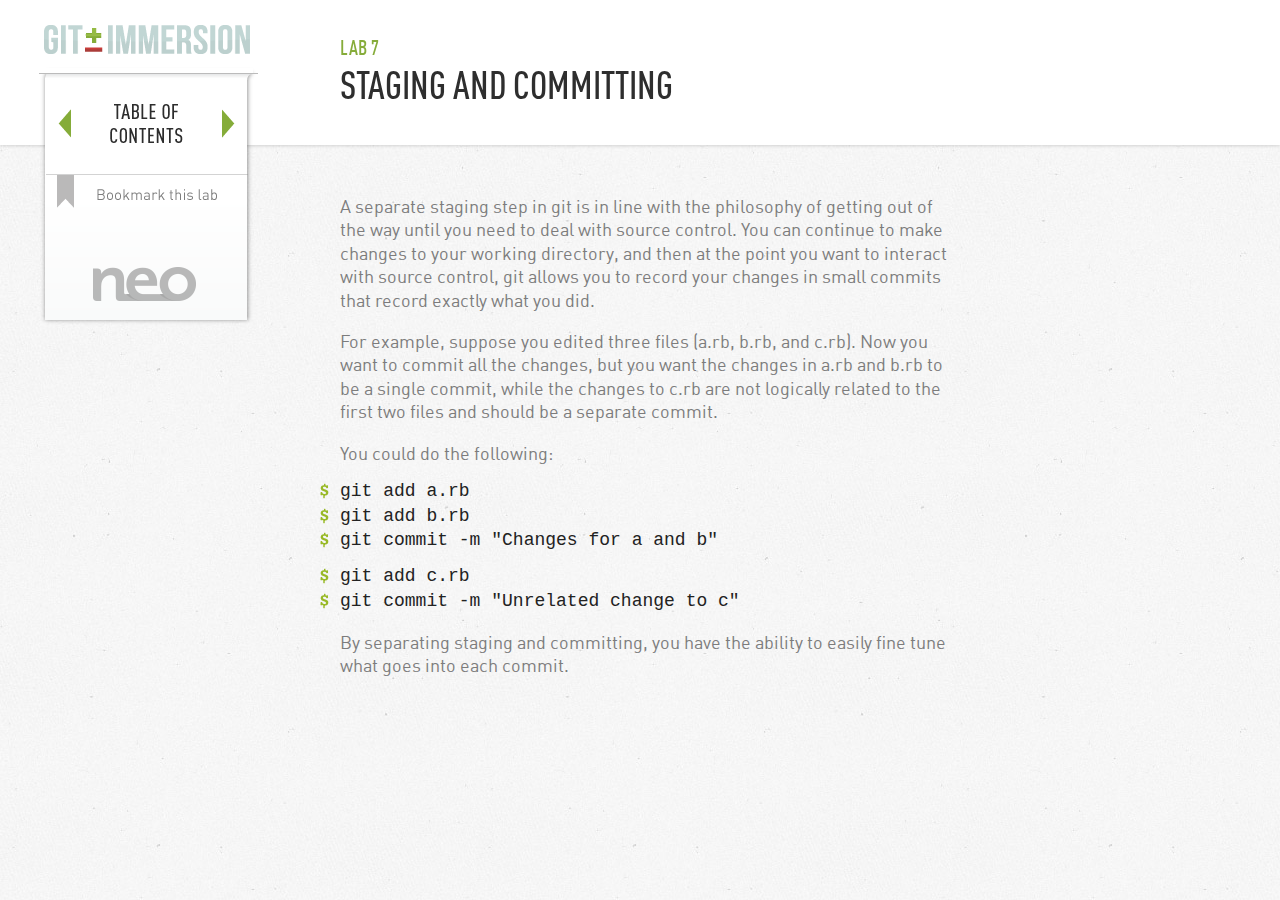
<file: git_tutorial/html/lab_07.html>
<!DOCTYPE html>
<html>
<head>
  <title>Lab 7 - Git Immersion - Brought to you by Neo</title>
  <meta http-equiv="X-UA-Compatible" content="IE=edge,chrome=1">
  <meta name="viewport" content="width=device-width, initial-scale=1.0">
  <link rel="stylesheet" media="screen" href="screen.css">
  <!--[if lt IE 9]>
  <script src="http://html5shim.googlecode.com/svn/trunk/html5.js"></script>
  <![endif]-->
  <script type="text/javascript">
   var _gaq = _gaq || [];
   _gaq.push(['_setAccount', 'UA-1142510-7']);
   _gaq.push(['_trackPageview']);
   (function() {
     var ga = document.createElement('script'); ga.type = 'text/javascript'; ga.async = true;
     ga.src = ('https:' == document.location.protocol ? 'https://ssl' : 'http://www') + '.google-analytics.com/ga.js';
     var s = document.getElementsByTagName('script')[0]; s.parentNode.insertBefore(ga, s);
   })();
  </script>
  <script type="text/javascript" src="jquery.js"></script>
  <script type="text/javascript" src="jquery.hotkeys.js"></script>
  <script type="text/javascript" src="UI.js"></script>
</head>

<body data-lab-id="7">
  <div id="image_preloader">
    <img src="green_circle_blur.png">
    <img src="label_blur.png">
    <img src="logo_small_blur.png">
    <img src="prompt_blur.png">
    <img src="pager_blur.png">
  </div>
  <header id="header">
    <a href="index.html" id="home_link">Git Immersion</a>
    <nav id="pager">
      <a id="arrow_next" class="arrow" href="lab_08.html">Next</a>
  
      <a id="arrow_previous" class="arrow" href="lab_06.html">Previous</a>
  
  <a id="table_of_contents_link" href="#">Table of Contents</a>
  <a id="bookmark_link"><span id="bookmark"></span>Bookmark this lab</a>
  <a id="neo_link" href="http://neo.com" target="_blank">Neo</a>
</nav>

    <h1 class="lab_title"><em>lab 7</em> Staging and Committing</h1>
    <a href="http://neo.com" target=_blank" id="other_neo_link">Neo</a>
  </header>

  <div id="main_content">
    <h1 class="lab_title"><em>lab 7</em>  Staging and Committing</h1>
<p>A separate staging step in git is in line with the philosophy of getting out of the way until you need to deal with source control. You can continue to make changes to your working directory, and then at the point you want to interact with source control, git allows you to record your changes in small commits that record exactly what you did.</p>
<p>For example, suppose you edited three files (<code>a.rb</code>, <code>b.rb</code>, and <code>c.rb</code>).  Now you want to commit all the changes, but you want the changes in <code>a.rb</code> and <code>b.rb</code> to be a single commit, while the changes to <code>c.rb</code> are not logically related to the first two files and should be a separate commit.</p>
<p>You could do the following:</p>
<pre class="instructions">git add a.rb
git add b.rb
git commit -m "Changes for a and b"</pre>
<pre class="instructions">git add c.rb
git commit -m "Unrelated change to c"</pre>
<p>By separating staging and committing, you have the ability to easily fine tune what goes into each commit.</p>
  </div>

  <div id="index">
  <h1>Table of Contents</h1>
  <div id="show_bookmarks"></div>
  <div id="no_bookmarks"></div>
  <ul>
    <li id="lab_0_link"><a href="index.html"><span>&nbsp;</span>Home Cover Page</a></li>
        <li class='session'>Session: Getting Started</li>
        <li id="lab_1_link" data-lab-id="1"><a href="lab_01.html"><span>1:</span> Setup</a></li>
        <li id="lab_2_link" data-lab-id="2"><a href="lab_02.html"><span>2:</span> More Setup</a></li>
        </li>
        <li class='session'>Session: Basics</li>
        <li id="lab_3_link" data-lab-id="3"><a href="lab_03.html"><span>3:</span> Create a Project</a></li>
        <li id="lab_4_link" data-lab-id="4"><a href="lab_04.html"><span>4:</span> Checking Status</a></li>
        <li id="lab_5_link" data-lab-id="5"><a href="lab_05.html"><span>5:</span> Making Changes</a></li>
        <li id="lab_6_link" data-lab-id="6"><a href="lab_06.html"><span>6:</span> Staging Changes</a></li>
        <li id="lab_7_link" data-lab-id="7"><a href="lab_07.html"><span>7:</span> Staging and Committing</a></li>
        <li id="lab_8_link" data-lab-id="8"><a href="lab_08.html"><span>8:</span> Committing Changes</a></li>
        <li id="lab_9_link" data-lab-id="9"><a href="lab_09.html"><span>9:</span> Changes, not Files</a></li>
        </li>
        <li class='session'>Session: Dealing with the Past</li>
        <li id="lab_10_link" data-lab-id="10"><a href="lab_10.html"><span>10:</span> History</a></li>
        <li id="lab_11_link" data-lab-id="11"><a href="lab_11.html"><span>11:</span> Aliases</a></li>
        <li id="lab_12_link" data-lab-id="12"><a href="lab_12.html"><span>12:</span> Getting Old Versions</a></li>
        <li id="lab_13_link" data-lab-id="13"><a href="lab_13.html"><span>13:</span> Tagging versions</a></li>
        </li>
        <li class='session'>Session: Fixing Mistakes</li>
        <li id="lab_14_link" data-lab-id="14"><a href="lab_14.html"><span>14:</span> Undoing Local Changes (before staging)</a></li>
        <li id="lab_15_link" data-lab-id="15"><a href="lab_15.html"><span>15:</span> Undoing Staged Changes (before committing)</a></li>
        <li id="lab_16_link" data-lab-id="16"><a href="lab_16.html"><span>16:</span> Undoing Committed Changes</a></li>
        <li id="lab_17_link" data-lab-id="17"><a href="lab_17.html"><span>17:</span> Removing Commits from a Branch</a></li>
        <li id="lab_18_link" data-lab-id="18"><a href="lab_18.html"><span>18:</span> Remove the oops tag</a></li>
        <li id="lab_19_link" data-lab-id="19"><a href="lab_19.html"><span>19:</span> Amending Commits</a></li>
        </li>
        <li class='session'>Session: Internals</li>
        <li id="lab_20_link" data-lab-id="20"><a href="lab_20.html"><span>20:</span> Moving Files</a></li>
        <li id="lab_21_link" data-lab-id="21"><a href="lab_21.html"><span>21:</span> More Structure</a></li>
        <li id="lab_22_link" data-lab-id="22"><a href="lab_22.html"><span>22:</span> Git Internals: The .git directory</a></li>
        <li id="lab_23_link" data-lab-id="23"><a href="lab_23.html"><span>23:</span> Git Internals: Working directly with Git Objects</a></li>
        </li>
        <li class='session'>Session: Branching</li>
        <li id="lab_24_link" data-lab-id="24"><a href="lab_24.html"><span>24:</span> Creating a Branch</a></li>
        <li id="lab_25_link" data-lab-id="25"><a href="lab_25.html"><span>25:</span> Navigating Branches</a></li>
        <li id="lab_26_link" data-lab-id="26"><a href="lab_26.html"><span>26:</span> Changes in Master</a></li>
        <li id="lab_27_link" data-lab-id="27"><a href="lab_27.html"><span>27:</span> Viewing Diverging Branches</a></li>
        </li>
        <li class='session'>Session: Merging and Conflicts</li>
        <li id="lab_28_link" data-lab-id="28"><a href="lab_28.html"><span>28:</span> Merging</a></li>
        <li id="lab_29_link" data-lab-id="29"><a href="lab_29.html"><span>29:</span> Creating a Conflict</a></li>
        <li id="lab_30_link" data-lab-id="30"><a href="lab_30.html"><span>30:</span> Resolving Conflicts</a></li>
        <li id="lab_31_link" data-lab-id="31"><a href="lab_31.html"><span>31:</span> Rebasing VS Merging</a></li>
        <li id="lab_32_link" data-lab-id="32"><a href="lab_32.html"><span>32:</span> Resetting the Greet Branch</a></li>
        <li id="lab_33_link" data-lab-id="33"><a href="lab_33.html"><span>33:</span> Resetting the Master Branch</a></li>
        <li id="lab_34_link" data-lab-id="34"><a href="lab_34.html"><span>34:</span> Rebasing</a></li>
        <li id="lab_35_link" data-lab-id="35"><a href="lab_35.html"><span>35:</span> Merging Back to Master</a></li>
        </li>
        <li class='session'>Session: Multiple Repositories</li>
        <li id="lab_36_link" data-lab-id="36"><a href="lab_36.html"><span>36:</span> Multiple Repositories</a></li>
        <li id="lab_37_link" data-lab-id="37"><a href="lab_37.html"><span>37:</span> Cloning Repositories</a></li>
        <li id="lab_38_link" data-lab-id="38"><a href="lab_38.html"><span>38:</span> Review the Cloned Repository</a></li>
        <li id="lab_39_link" data-lab-id="39"><a href="lab_39.html"><span>39:</span> What is Origin?</a></li>
        <li id="lab_40_link" data-lab-id="40"><a href="lab_40.html"><span>40:</span> Remote Branches</a></li>
        <li id="lab_41_link" data-lab-id="41"><a href="lab_41.html"><span>41:</span> Change the Original Repository</a></li>
        <li id="lab_42_link" data-lab-id="42"><a href="lab_42.html"><span>42:</span> Fetching Changes</a></li>
        <li id="lab_43_link" data-lab-id="43"><a href="lab_43.html"><span>43:</span> Merging Pulled Changes</a></li>
        <li id="lab_44_link" data-lab-id="44"><a href="lab_44.html"><span>44:</span> Pulling Changes</a></li>
        <li id="lab_45_link" data-lab-id="45"><a href="lab_45.html"><span>45:</span> Adding a Tracking Branch</a></li>
        </li>
        <li class='session'>Session: Bare Repositories</li>
        <li id="lab_46_link" data-lab-id="46"><a href="lab_46.html"><span>46:</span> Bare Repositories</a></li>
        <li id="lab_47_link" data-lab-id="47"><a href="lab_47.html"><span>47:</span> Adding a Remote Repository</a></li>
        <li id="lab_48_link" data-lab-id="48"><a href="lab_48.html"><span>48:</span> Pushing a Change</a></li>
        <li id="lab_49_link" data-lab-id="49"><a href="lab_49.html"><span>49:</span> Pulling Shared Changes</a></li>
        <li id="lab_50_link" data-lab-id="50"><a href="lab_50.html"><span>50:</span> Hosting your Git Repositories</a></li>
        <li id="lab_51_link" data-lab-id="51"><a href="lab_51.html"><span>51:</span> Sharing Repos</a></li>
        </li>
        <li class='session'>Session: Wrap-up</li>
        <li id="lab_52_link" data-lab-id="52"><a href="lab_52.html"><span>52:</span> Advanced / Future Topics</a></li>
        <li id="lab_53_link" data-lab-id="53"><a href="lab_53.html"><span>53:</span> Thank You</a></li>
        </li>
      </ul>
</div>

  <div id="cover"></div>
</body>
</html>
</file>
<file: git_tutorial/html/screen.css>
html, body, div, span, applet, object, iframe,
h1, h2, h3, h4, h5, h6, p, blockquote, pre,
a, abbr, acronym, address, big, cite, code,
del, dfn, em, img, ins, kbd, q, s, samp,
small, strike, strong, sub, sup, tt, var,
b, u, i, center,
dl, dt, dd, ol, ul, li,
fieldset, form, label, legend,
table, caption, tbody, tfoot, thead, tr, th, td,
article, aside, canvas, details, embed,
figure, figcaption, footer, header, hgroup,
menu, nav, output, ruby, section, summary,
time, mark, audio, video {
  margin: 0;
  padding: 0;
  border: 0;
  font: inherit;
  font-size: 100%;
  vertical-align: baseline;
}

html {
  line-height: 1;
}

ol, ul {
  list-style: none;
}

table {
  border-collapse: collapse;
  border-spacing: 0;
}

caption, th, td {
  text-align: left;
  font-weight: normal;
  vertical-align: middle;
}

q, blockquote {
  quotes: none;
}
q:before, q:after, blockquote:before, blockquote:after {
  content: "";
  content: none;
}

a img {
  border: none;
}

article, aside, details, figcaption, figure, footer, header, hgroup, menu, nav, section, summary {
  display: block;
}

@font-face {
  font-family: DINWeb-CondBold;
  src: url("DINWeb-CondBold.eot");
}

@font-face {
  font-family: DINWeb-CondBold;
  src: url("DINWeb-CondBold.woff") format("woff");
}

@font-face {
  font-family: DINWeb-CondMedium;
  src: url("DINWeb-CondMedium.eot");
}

@font-face {
  font-family: DINWeb-CondMedium;
  src: url("DINWeb-CondMedium.woff") format("woff");
}

@font-face {
  font-family: DINWebProRegular;
  src: url(DINWebPro.eot);
}

@font-face {
  font-family: DINWebProRegular;
  src: url(DINWebPro.woff) format("woff");
}

.clear {
  clear: both;
}

html, body {
  padding-bottom: 20px;
  font-family: 'DINWebProRegular', helvetica, arial, serif;
  background: url(background.jpg);
}

#index_body {
  background: #fff;
}

#image_preloader {
  overflow: hidden;
  position: absolute;
  top: -2px;
  left: -2px;
  width: 1px;
  height: 0;
  opacity: 0;
}

.wrapper {
  position: relative;
  width: 894px;
  margin: 0 auto;
}

/* Index Header
------------------------------------------------------------ */
#index_header {
  height: 240px;
  background: url(background.jpg);
}
#index_header a {
  position: relative;
  top: 56px;
  display: block;
  width: 894px;
  height: 130px;
  margin: 0 auto;
  text-indent: -999em;
  background: url(logo_large.png) no-repeat 50% 50%;
}

/* Lab Header
------------------------------------------------------------ */
#header {
  position: fixed;
  top: 0;
  right: 0;
  left: 0;
  min-height: 145px;
  text-transform: uppercase;
  background: #fff;
  z-index: 2;
  -webkit-box-shadow: 0 1px 3px rgba(0, 0, 0, 0.15);
  -moz-box-shadow: 0 1px 3px rgba(0, 0, 0, 0.15);
  box-shadow: 0 1px 3px rgba(0, 0, 0, 0.15);
}

#home_link {
  position: absolute;
  top: 22px;
  left: 42px;
  width: 210px;
  height: 35px;
  text-indent: -999em;
  background: url(logo_small.png);
}

.blur #home_link {
  background: url(logo_small_blur.png);
}

#pager {
  position: absolute;
  top: 62px;
  left: 34px;
  width: 229px;
  height: 268px;
  background: url(pager.png);
}

.blur #pager {
  background: url(pager_blur.png);
}

#neo_link {
  top: 96px;
  left: 50px;
  width: 334px;
  height: 40px;
}

#other_neo_link {
  display: none;
}

#pager .arrow {
  position: absolute;
  top: 37px;
  width: 20px;
  height: 40px;
  text-indent: -999em;
}

#arrow_previous {
  left: 16px;
}

#arrow_next {
  left: 178px;
}

#table_of_contents_link {
  position: absolute;
  top: 33px;
  left: 57px;
  width: 100px;
  height: 50px;
  text-indent: -999em;
}

#neo_link {
  position: absolute;
  top: 185px;
  left: 5px;
  width: 203px;
  height: 69px;
  text-indent: -999em;
}

#bookmark_link {
  overflow: hidden;
  position: absolute;
  top: 113px;
  right: 11px;
  left: 6px;
  height: 68px;
  text-indent: -999em;
  cursor: pointer;
}
#bookmark_link #bookmark {
  position: absolute;
  top: -6px;
  left: 16px;
  width: 19px;
  height: 68px;
  background: url(bookmarks.png) no-repeat 0px 0;
}
#bookmark_link #bookmark.active {
  background-position: -19px 0;
}

.lab_title {
  margin-top: 25px;
  padding: 5px 10px 15px 340px;
  color: #2e2e2e;
  font: 39px 'DINWeb-CondMedium', helvetica, arial, sans-serif;
  line-height: 100%;
  text-transform: uppercase;
}

.blur .lab_title {
  color: transparent;
  text-shadow: 0 0 2px #2e2e2e;
}

.lab_title em {
  display: block;
  color: #86ac3a;
  font-size: 21px;
  font-style: normal;
}

.blur .lab_title em {
  color: transparent;
  text-shadow: 0 0 2px #86ac3a;
}

/* Index: Attention
------------------------------------------------------------ */
#attention {
  border-top: 2px solid #fff;
  background: #dfe2e2;
}
#attention .wrapper {
  padding: 25px 0;
  line-height: 150%;
}
#attention p {
  width: 600px;
  color: #666;
  font: 17px 'DINWebProRegular', helvetica, arial, sans-serif;
}
#attention p em {
  display: block;
  margin-bottom: 5px;
  color: #526668;
  font: 39px 'DINWeb-CondMedium', helvetica, arial, sans-serif;
  line-height: 115%;
  text-transform: uppercase;
}

#attention_links {
  position: absolute;
  top: 21px;
  right: 0;
  width: 280px;
}
#attention_links h1 {
  margin-bottom: 15px;
  color: #666;
  font-size: 18px;
  text-align: center;
  background: url(line.png) no-repeat 0 50%;
}
#attention_links h1 span {
  padding: 0 8px;
  background: #dfe2e2;
}
#attention_links a {
  position: relative;
  display: inline-block;
  width: 117px;
  height: 43px;
  margin-left: 9px;
  color: #fff;
  font: 21px 'DINWeb-CondBold', helvetica, arial, sans-serif;
  line-height: 45px;
  text-align: center;
  text-decoration: none;
  text-transform: uppercase;
  background: url(button.png);
}
#attention_links a:active {
  top: 1px;
}

#start_immersion {
  position: absolute;
  right: 9px;
  bottom: -60px;
  width: 266px;
  height: 119px;
  text-indent: -999em;
  background: url(start_button.png);
}
#start_immersion:active {
  bottom: -61px;
}

/* Index: Private Training
------------------------------------------------------------ */
#private_training {
  margin: 40px 0 20px 0;
}
#private_training h1 {
  color: #526668;
  font: 39px 'DINWeb-CondMedium', helvetica, arial, sans-serif;
  text-transform: uppercase;
}
#private_training p {
  border-bottom: 1px solid #ccc;
  padding-bottom: 60px;
  color: #666;
  font-size: 17px;
  line-height: 150%;
}
#private_training a {
  padding: 3px 16px 5px 16px;
  color: #fff;
  text-decoration: none;
  background: #82A238;
  -webkit-border-radius: 3px;
  -moz-border-radius: 3px;
  -ms-border-radius: 3px;
  -o-border-radius: 3px;
  border-radius: 3px;
}

/* Index: Other Resources
------------------------------------------------------------ */
#other_resources {
  float: left;
  position: relative;
  width: 375px;
}
#other_resources h1 {
  color: #999;
  font: 21px 'DINWeb-CondBold', helvetica, arial, sans-serif;
  text-transform: uppercase;
}

#other_resources li {
  list-style: none;
  display: inline;
  margin-right: 10px;
}
#other_resources li a {
  color: #999;
}

/* Index: License and Neo
------------------------------------------------------------ */
#license_and_neo {
  float: right;
  width: 485px;
}

#brought_to_you_by {
  color: #82A238;
  font: 39px 'DINWeb-CondMedium', helvetica, arial, sans-serif;
  text-decoration: none;
}
#brought_to_you_by img {
  display: block;
}

#license {
  color: #999;
  font-size: 17px;
}
#license h1 {
  color: #999;
  font: 21px 'DINWeb-CondBold', helvetica, arial, sans-serif;
  text-transform: uppercase;
}
#license a {
  color: #999;
  text-decoration: none;
}
#license img {
  float: left;
  display: block;
  margin: 0 10px 10px 0;
}

/* Goals
------------------------------------------------------------ */
h3 {
  width: 618px;
  margin: 0 0 0.15em 340px;
  color: #86ac3a;
  font: 21px 'DINWeb-CondMedium', helvetica, arial, sans-serif;
  text-transform: uppercase;
}

.blur h3 {
  color: transparent;
  text-shadow: 0 0 2px #86ac3a;
}

#main_content ul {
  margin: 0 0 40px 340px;
  color: #222;
}

.blur #main_content ul {
  color: transparent;
  text-shadow: 0 0 2px #222;
}

li {
  margin-bottom: 0.5em;
  line-height: 120%;
}

/* Main Content
------------------------------------------------------------ */
#main_content {
  padding: 175px 0 0 0;
}

#main_content h1 {
  display: none;
}

h2 {
  position: relative;
  left: -65px;
  margin: 30px 0;
  padding: 22px 0 2px 405px;
  color: #86ac3a;
  font: 36px 'DINWebProRegular', helvetica, arial, serif;
}

.blur h2 {
  color: transparent;
  text-shadow: 0 0 2px #86ac3a;
}

h2 em {
  position: absolute;
  top: 17px;
  left: 340px;
  width: 56px;
  height: 56px;
  color: #fff;
  font: 27px 'DINWeb-CondBold', helvetica, arial, serif;
  line-height: 60px;
  text-align: center;
  background: url(green_circle.png) no-repeat 50% 50%;
}

.blur h2 em {
  color: transparent;
  text-shadow: 0 0 2px #fff;
  background-image: url(green_circle_blur.png);
}

h4 {
  position: relative;
  left: 340px;
  display: inline-block;
  min-width: 80px;
  height: 35px;
  margin: 10px 0;
  padding: 0 20px 0 8px;
  color: #fff;
  font: 18px 'DINWeb-CondBold', helvetica, arial, serif;
  line-height: 36px;
  letter-spacing: 0.1em;
  text-transform: uppercase;
  background: url(label.png) no-repeat 100% 0;
  -webkit-border-radius: 3px 0 0 3px;
  -moz-border-radius: 3px 0 0 3px;
  -ms-border-radius: 3px 0 0 3px;
  -o-border-radius: 3px 0 0 3px;
  border-radius: 3px 0 0 3px;
}

.blur h4 {
  color: transparent;
  text-shadow: 0 0 2px #fff;
  background: url(label_blur.png) no-repeat 100% 0;
}

h4 em {
  padding-left: 5px;
  font: 14px helvetica, arial, sans-serif;
  letter-spacing: 0;
  text-transform: none;
}

a {
  color: #d00;
}

.instructions {
  margin-bottom: 1em;
  padding-left: 318px;
  color: #222;
}

.blur .instructions {
  color: transparent;
  text-shadow: 0 0 2px #222;
}

.instructions pre {
  display: block;
  width: 608px;
  margin-bottom: 0.25em;
  padding-left: 22px;
  font: 18px courier, 'courier new', monospace;
  background: url(prompt.png) no-repeat 0 50%;
}

.blur .instructions pre {
  background: url(prompt_blur.png) no-repeat 0 50%;
}

#main_content img {
  display: block;
  margin-left: 340px;
  -webkit-box-shadow: 0 0 14px rgba(0, 0, 0, 0.15);
  -moz-box-shadow: 0 0 14px rgba(0, 0, 0, 0.15);
  box-shadow: 0 0 14px rgba(0, 0, 0, 0.15);
}

#main_content p {
  width: 618px;
  margin: 1em 0;
  padding-left: 340px;
  color: #7c7c7c;
  font-size: 18px;
  line-height: 130%;
}

.blur p {
  color: transparent;
  text-shadow: 0 0 2px #7c7c7c;
}

ol {
  width: 608px;
  margin: 1em 0;
  padding-left: 340px;
  color: #7c7c7c;
  line-height: 130px;
}

.sample {
  overflow: auto;
  display: block;
  margin-bottom: 1em;
  padding: 10px 0 10px 340px;
  color: #74e83f;
  font: 14px courier, 'courier new', monospace;
  background: #2E2E2E;
}

.blur .sample {
  color: transparent;
  text-shadow: 0 0 2px #74e83f;
  -webkit-box-shadow: 0 0 5px black;
  -moz-box-shadow: 0 0 5px black;
  box-shadow: 0 0 5px black;
}

.file {
  overflow: auto;
  display: block;
  margin-bottom: 1em;
  border-top: 1px solid #ddd;
  border-bottom: 1px solid #ddd;
  padding: 10px 0 10px 340px;
  font: 14px courier, 'courier new', monospace;
  background: #fff;
}

.note strong {
  color: #000;
  text-decoration: underline;
}

#main_content .note.red strong {
  color: #d00;
  text-decoration: none;
}

.blur #main_content .note.red strong {
  color: transparent;
  text-shadow: 0 0 2px #f00;
}

/* Labs Index
------------------------------------------------------------ */
#cover {
  display: none;
  position: fixed;
  top: 0;
  right: 0;
  bottom: 0;
  left: 0;
  background: rgba(0, 0, 0, 0.65);
  z-index: 3;
}

#index {
  display: none;
  position: fixed;
  top: 0;
  bottom: 0;
  left: 50%;
  width: 420px;
  margin-left: -210px;
  background: #e9e7e0;
  z-index: 4;
  -webkit-box-shadow: 0 0 20px rgba(0, 0, 0, 0.5);
  -moz-box-shadow: 0 0 20px rgba(0, 0, 0, 0.5);
  box-shadow: 0 0 20px rgba(0, 0, 0, 0.5);
}

#index.visible {
  display: block;
}

#index #show_bookmarks {
  position: absolute;
  top: -6px;
  right: 40px;
  width: 19px;
  height: 46px;
  cursor: pointer;
  background: url(bookmarks.png) no-repeat;
  z-index: 2;
}

#index #show_bookmarks.active {
  background-position: -19px 0;
}

#index #no_bookmarks {
  display: none;
  position: absolute;
  top: 100px;
  left: 50%;
  width: 300px;
  height: 78px;
  margin-left: -150px;
  background: url(no_bookmarks.png);
}

#index h1 {
  position: absolute;
  top: 0;
  right: 0;
  left: 0;
  height: 60px;
  padding-left: 42px;
  font: 24px 'DINWeb-CondBold', helvetica, arial, sans-serif;
  line-height: 54px;
  text-transform: uppercase;
  background: url(index_heading_background.png) repeat-x;
  z-index: 2;
}

#index ul {
  overflow: auto;
  position: absolute;
  top: 0;
  right: 5px;
  bottom: 0;
  left: 0;
  margin: 0;
  padding: 50px 0 10px 0;
  z-index: 1;
}

#index ul::-webkit-scrollbar {
  width: 10px;
  height: 10px;
}

#index ul::-webkit-scrollbar-track:enabled {
  background-color: transparent;
}

#index ul::-webkit-scrollbar-button:start:decrement,
#index ul::-webkit-scrollbar-button:end:increment {
  display: block;
  width: 10px;
  height: 10px;
  background-color: transparent;
}

#index ul::-webkit-scrollbar-thumb:vertical,
#index ul::-webkit-scrollbar-thumb:horizontal {
  width: 30px;
  background-color: transparent;
  -webkit-border-radius: 5px;
}

#index ul.hover::-webkit-scrollbar-thumb:vertical,
#index ul.hover::-webkit-scrollbar-thumb:horizontal {
  background-color: rgba(0, 0, 0, 0.3);
  -webkit-box-shadow: 0 1px 1px rgba(255, 255, 255, 0.5);
}

#index li {
  overflow: hidden;
  margin-bottom: 0;
  padding-left: 12px;
}

#index li.session {
  background: rgb(203,203,203);
  margin-left: 12px;
  padding-left: 6px;
  padding-top: 6px;
  margin-top: 0.3em;
  padding-bottom: 6px;
}

#index a {
  display: block;
  height: 28px;
  color: #353535;
  font: 14px helvetica, arial, sans-serif;
  font-weight: bold;
  line-height: 26px;
  text-decoration: none;
  text-shadow: 0 1px 0 #fff;
  background: url(index_item_background.gif) no-repeat 0 100%;
}

#index li:last-child a {
  background: none;
}

#index a span {
  float: left;
  display: block;
  margin-right: 5px;
  width: 25px;
  font-weight: normal;
  text-align: right;
}

/* ------------------------------------------------------------- */
/*                MAX WIDTH: 914px for Index Page                */
/* ------------------------------------------------------------- */
@media all and (max-width: 914px) {
  .wrapper {
    width: 708px;
    padding: 0 30px;
  }

  #index_header {
    height: 175px;
  }
  #index_header a {
    top: 20px;
    width: auto;
    background-size: 700px 102px;
  }

  #attention p {
    width: auto;
    padding-right: 330px;
  }
  #attention p em {
    font-size: 36px;
  }

  #start_immersion {
    right: 42px;
    bottom: 48px;
  }
  #start_immersion:active {
    bottom: 47px;
  }

  #attention_links {
    right: 33px;
  }

  #license_and_neo {
    float: none;
    width: auto;
    margin-bottom: 40px;
  }
}
/* ------------------------------------------------------------- */
/*                   MAX WIDTH: 914px for Labs                   */
/* ------------------------------------------------------------- */
@media all and (max-width: 914px) {
  #home_link {
    top: 26px;
    right: auto;
    left: 24px;
  }

  #table_of_contents_link {
    top: 14px;
    left: 47px;
    width: 128px;
    height: 37px;
  }

  .blur #pager {
    background: url(pager_ipad_blur.png);
  }

  #pager {
    top: 69px;
    left: 21px;
    width: 227px;
    height: 129px;
    background-image: url(pager_ipad.png);
  }
  #pager .arrow {
    top: 6px;
  }

  #neo_link {
    display: none;
  }

  #arrow_previous {
    left: 20px;
  }

  #arrow_next {
    left: 181px;
  }

  #bookmark_link {
    top: 65px;
    height: 51px;
  }

  #bookmark_link #bookmark {
    left: 21px;
  }

  #other_neo_link {
    display: block;
    position: absolute;
    right: 50px;
    bottom: 10px;
    width: 84px;
    height: 23px;
    text-indent: -999em;
    background: url(ipad-ec-logo.png);
  }

  .lab_title {
    width: auto;
    padding-left: 280px;
    font-size: 32px;
  }
  .lab_title em {
    margin-bottom: 8px;
  }

  #main_content {
    padding-top: 230px;
  }
  #main_content p {
    width: auto;
    padding: 0 30px 0 88px;
  }
  #main_content ul {
    margin-left: 0;
    padding: 0 30px 0 88px;
  }
  #main_content ol {
    margin-left: 1em;
    padding-left: 72px;
    list-style-type: lower-roman;
  }
  #main_content img {
    margin-left: 88px;
  }

  h2 {
    left: 0;
    padding: 0 30px 0 86px;
  }
  h2 em {
    top: -3px;
    left: 25px;
  }

  h3 {
    width: auto;
    margin-left: 0;
    padding: 0 30px 0 88px;
  }

  h4 {
    left: 30px;
    margin: 10px 0 10px 60px;
  }

  .instructions {
    padding: 0 30px 0 66px;
  }
  .instructions pre {
    width: auto;
  }

  .sample {
    padding-left: 88px;
  }

  .file {
    padding-left: 88px;
  }
}
</file>
